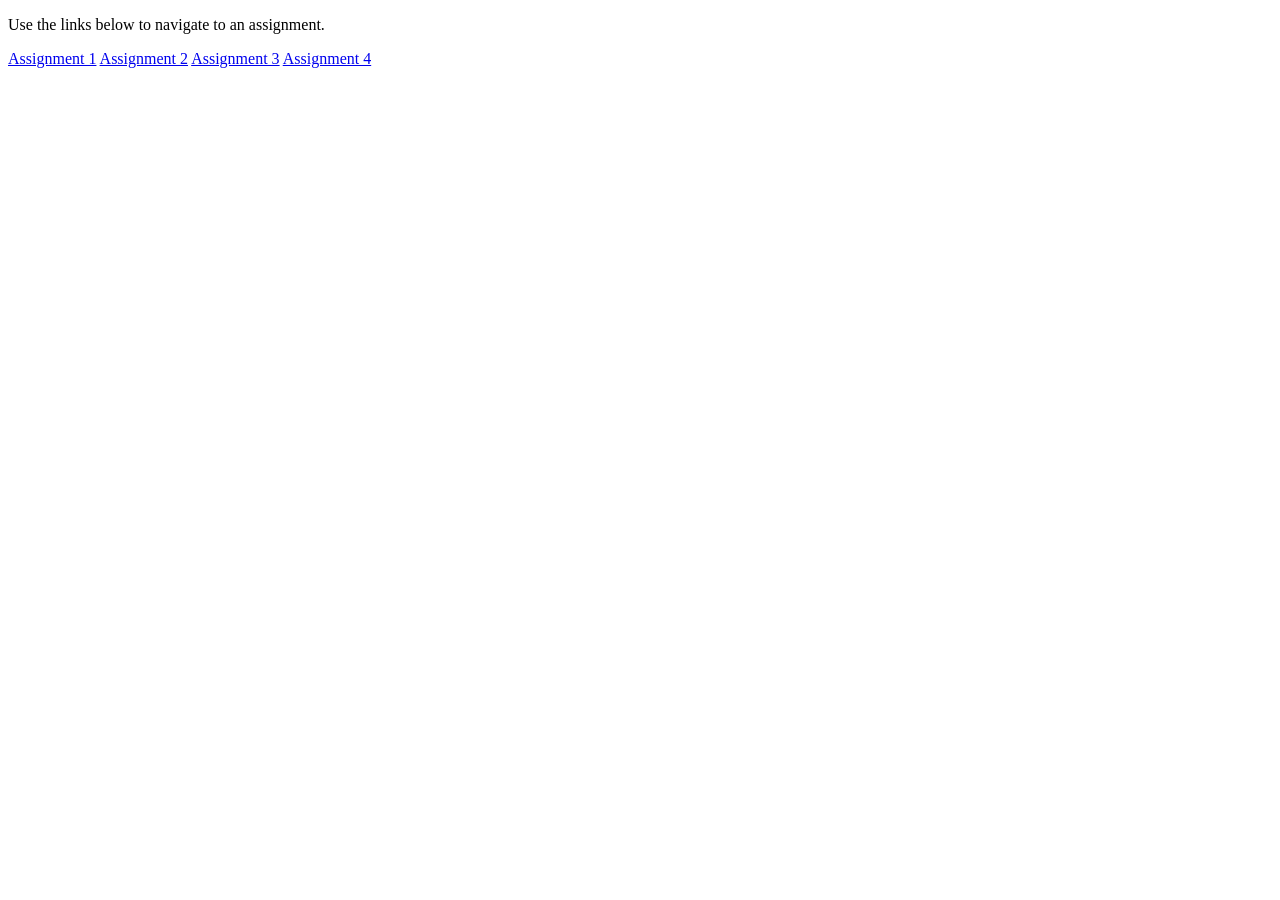
<file: index.html>
<!DOCTYPE html>
<html>
<head>
  <title>Home</title>
</head>
<body>

<p>Use the links below to navigate to an assignment.</p>
 <a href="Assignment-1/index.html">Assignment 1</a> 
 <a href="Assignment-2/index.html">Assignment 2</a> 
 <a href="Assignment-3/index.html">Assignment 3</a> 
 <a href="Assignment-4/index.html">Assignment 4</a> 

</body>
</html>
</file>
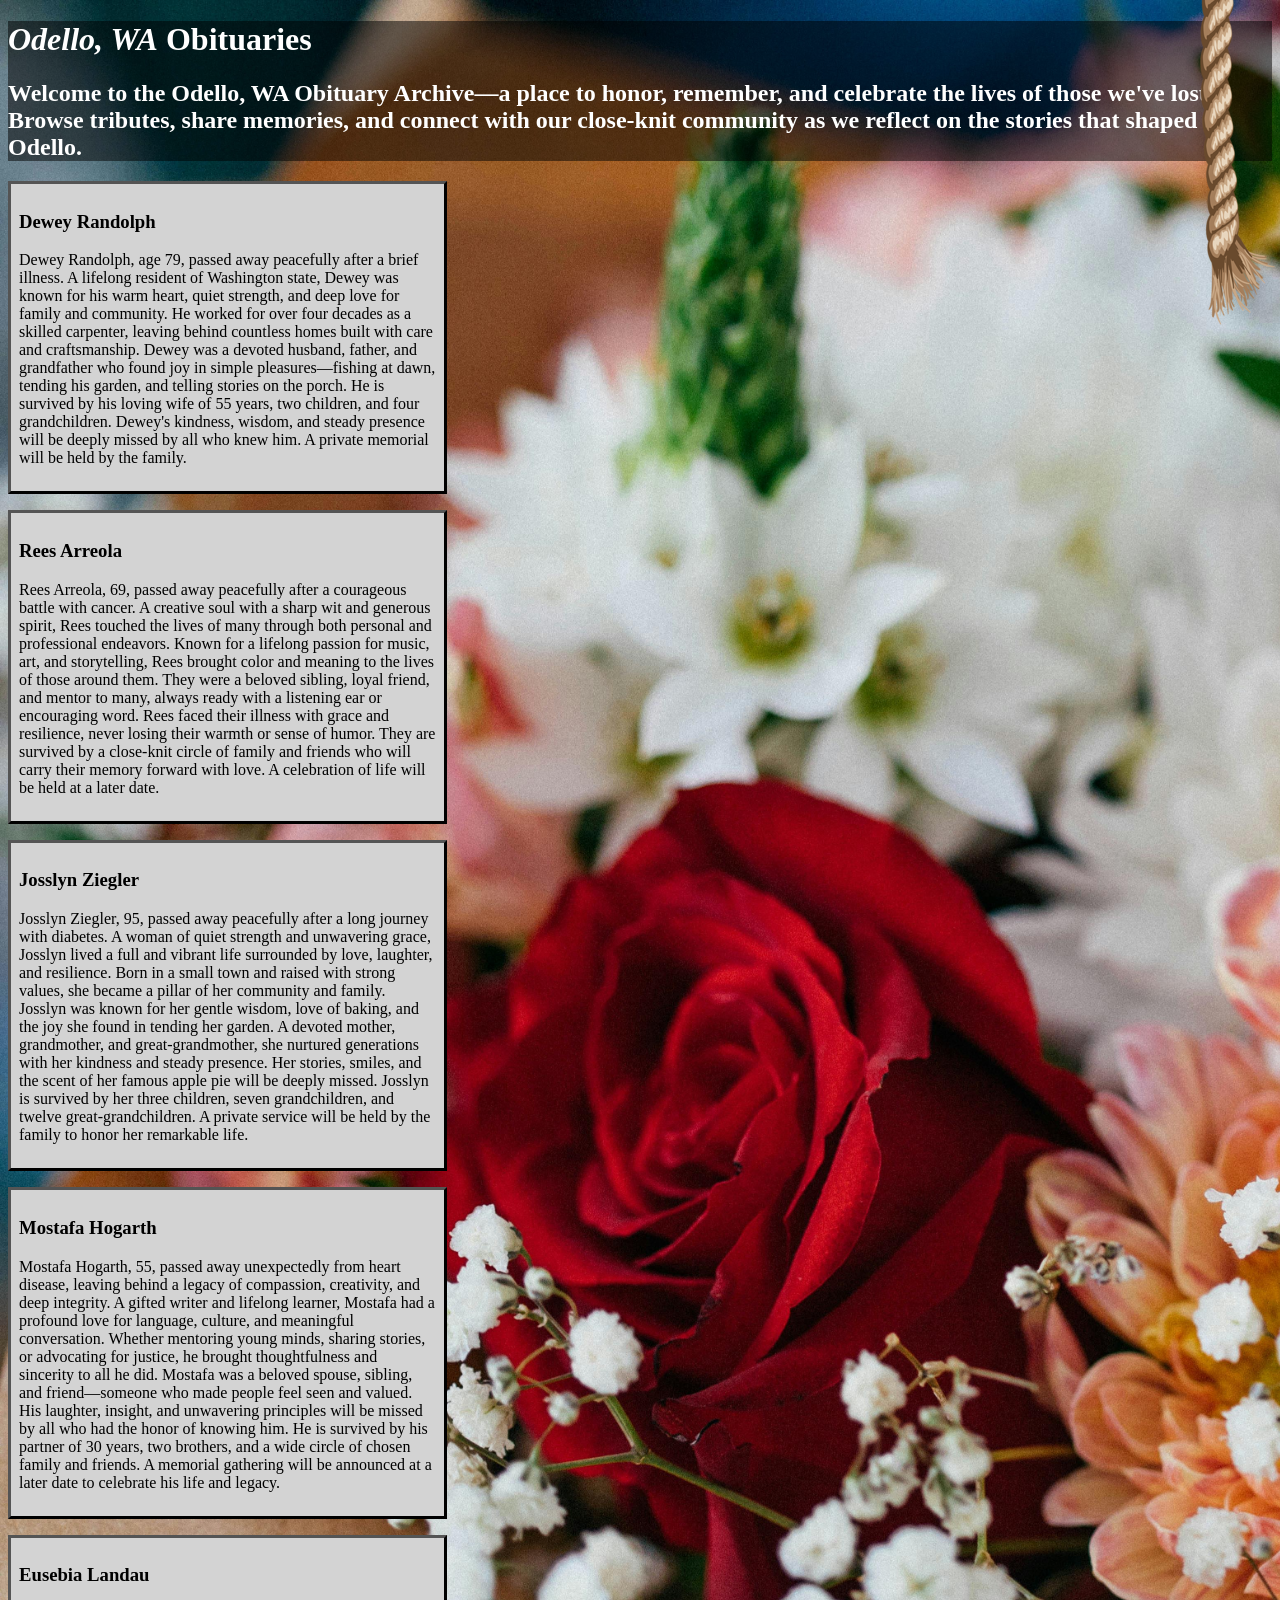
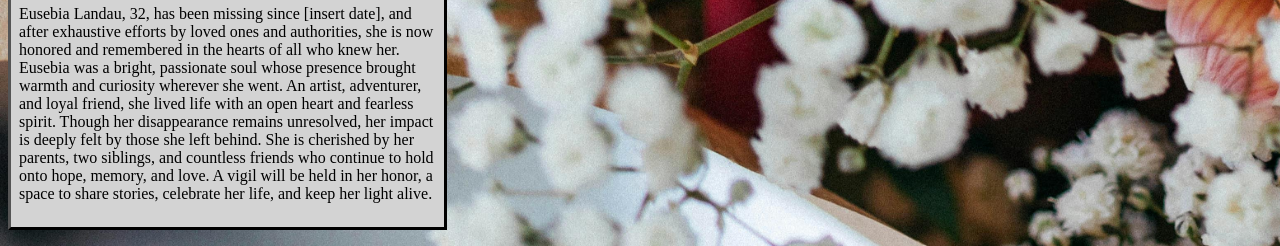
<file: Assignment-2/index.html>
<!DOCTYPE html>
<html lang="en">

<head>
    <meta charset="UTF-8">
    <meta name="viewport" content="width=device-width, initial-scale=1.0">
    <title>Odello, WA Obituaries</title>
    <link rel="stylesheet" href="css/style.css">
</head>

<body>

    <img id="curtain" src="images/curtains1.png" alt="" width="100%">


    <div id="top" class="vanish">
        <h1><i>Odello, WA</i> Obituaries</h1>
        <h2>Welcome to the Odello, WA Obituary Archive—a place to honor, remember, and celebrate the lives of those
            we've lost. Browse tributes, share memories, and connect with our close-knit community as we reflect on the
            stories that shaped Odello.</h2>
    </div>

    <img id="rope" src="images/Rope_PNG_Clipart-2.png" alt="" onclick="ropeOver(); curtainFall(); blockVanish()">

    <div class="entry vanish">
        <h3>Dewey Randolph</h3>
        <p>Dewey Randolph, age 79, passed away peacefully after a brief illness. A lifelong resident of Washington
            state, Dewey was known for his warm heart, quiet strength, and deep love for family and community. He worked
            for over four decades as a skilled carpenter, leaving behind countless homes built with care and
            craftsmanship. Dewey was a devoted husband, father, and grandfather who found joy in simple
            pleasures—fishing at dawn, tending his garden, and telling stories on the porch. He is survived by his
            loving wife of 55 years, two children, and four grandchildren. Dewey's kindness, wisdom, and steady presence
            will be deeply missed by all who knew him. A private memorial will be held by the family.</p>
    </div>
    <div class="entry vanish">
        <h3>Rees Arreola</h3>
        <p>Rees Arreola, 69, passed away peacefully after a courageous battle with cancer. A creative soul with a sharp
            wit and generous spirit, Rees touched the lives of many through both personal and professional endeavors.
            Known for a lifelong passion for music, art, and storytelling, Rees brought color and meaning to the lives
            of those around them. They were a beloved sibling, loyal friend, and mentor to many, always ready with a
            listening ear or encouraging word. Rees faced their illness with grace and resilience, never losing their
            warmth or sense of humor. They are survived by a close-knit circle of family and friends who will carry
            their memory forward with love. A celebration of life will be held at a later date.</p>
    </div>
    <div class="entry vanish">
        <h3>Josslyn Ziegler</h3>
        <p>Josslyn Ziegler, 95, passed away peacefully after a long journey with diabetes. A woman of quiet strength and
            unwavering grace, Josslyn lived a full and vibrant life surrounded by love, laughter, and resilience. Born
            in a small town and raised with strong values, she became a pillar of her community and family. Josslyn was
            known for her gentle wisdom, love of baking, and the joy she found in tending her garden. A devoted mother,
            grandmother, and great-grandmother, she nurtured generations with her kindness and steady presence. Her
            stories, smiles, and the scent of her famous apple pie will be deeply missed. Josslyn is survived by her
            three children, seven grandchildren, and twelve great-grandchildren. A private service will be held by the
            family to honor her remarkable life.</p>
    </div>
    <div class="entry vanish">
        <h3>Mostafa Hogarth</h3>
        <p>Mostafa Hogarth, 55, passed away unexpectedly from heart disease, leaving behind a legacy of compassion,
            creativity, and deep integrity. A gifted writer and lifelong learner, Mostafa had a profound love for
            language, culture, and meaningful conversation. Whether mentoring young minds, sharing stories, or
            advocating for justice, he brought thoughtfulness and sincerity to all he did. Mostafa was a beloved spouse,
            sibling, and friend—someone who made people feel seen and valued. His laughter, insight, and unwavering
            principles will be missed by all who had the honor of knowing him. He is survived by his partner of 30
            years, two brothers, and a wide circle of chosen family and friends. A memorial gathering will be announced
            at a later date to celebrate his life and legacy.</p>
    </div>
    <div class="entry vanish">
        <h3>Eusebia Landau</h3>
        <p>Eusebia Landau, 32, has been missing since [insert date], and after exhaustive efforts by loved ones and
            authorities, she is now honored and remembered in the hearts of all who knew her. Eusebia was a bright,
            passionate soul whose presence brought warmth and curiosity wherever she went. An artist, adventurer, and
            loyal friend, she lived life with an open heart and fearless spirit. Though her disappearance remains
            unresolved, her impact is deeply felt by those she left behind. She is cherished by her parents, two
            siblings, and countless friends who continue to hold onto hope, memory, and love. A vigil will be held in
            her honor, a space to share stories, celebrate her life, and keep her light alive.</p>
    </div>

    <div id="grave">
        <img id="headstone" src="images/headstone-png-10-665956952.png" alt="" width="250px" onclick="zombieHand()">
        <img id="hand" src="images/zombie_hand.png" alt="" width="100px">
        <img src="images/zombie.png" alt="" id="zombie" onclick="zombieClick()">
    </div>



    <audio class="mp3" id="curtain_mp3">
        <source src="audio/curtain.mp3" type="audio/mpeg">
    </audio>

    <audio class="mp3" id="howl">
        <source src="audio/howl.mp3" type="audio/mpeg">
    </audio>

    <audio class="mp3" id="earth1">
        <source src="audio/earth1.mp3" type="audio/mpeg">
    </audio>

    <audio class="mp3" id="dig">
        <source src="audio/dig.mp3" type="audio/mpeg">
    </audio>

    <audio class="mp3" id="growl_1">
        <source src="audio/zombie_growl1.mp3" type="audio/mpeg">
    </audio>

    <audio class="mp3" id="footsteps">
        <source src="audio/footsteps.mp3" type="audio/mpeg">
    </audio>

    <audio class="mp3" id="growl_2">
        <source src="audio/zombie_growl2.mp3" type="audio/mpeg">
    </audio>

    <script src="JS/rope.js"></script>
</body>

</html>
</file>
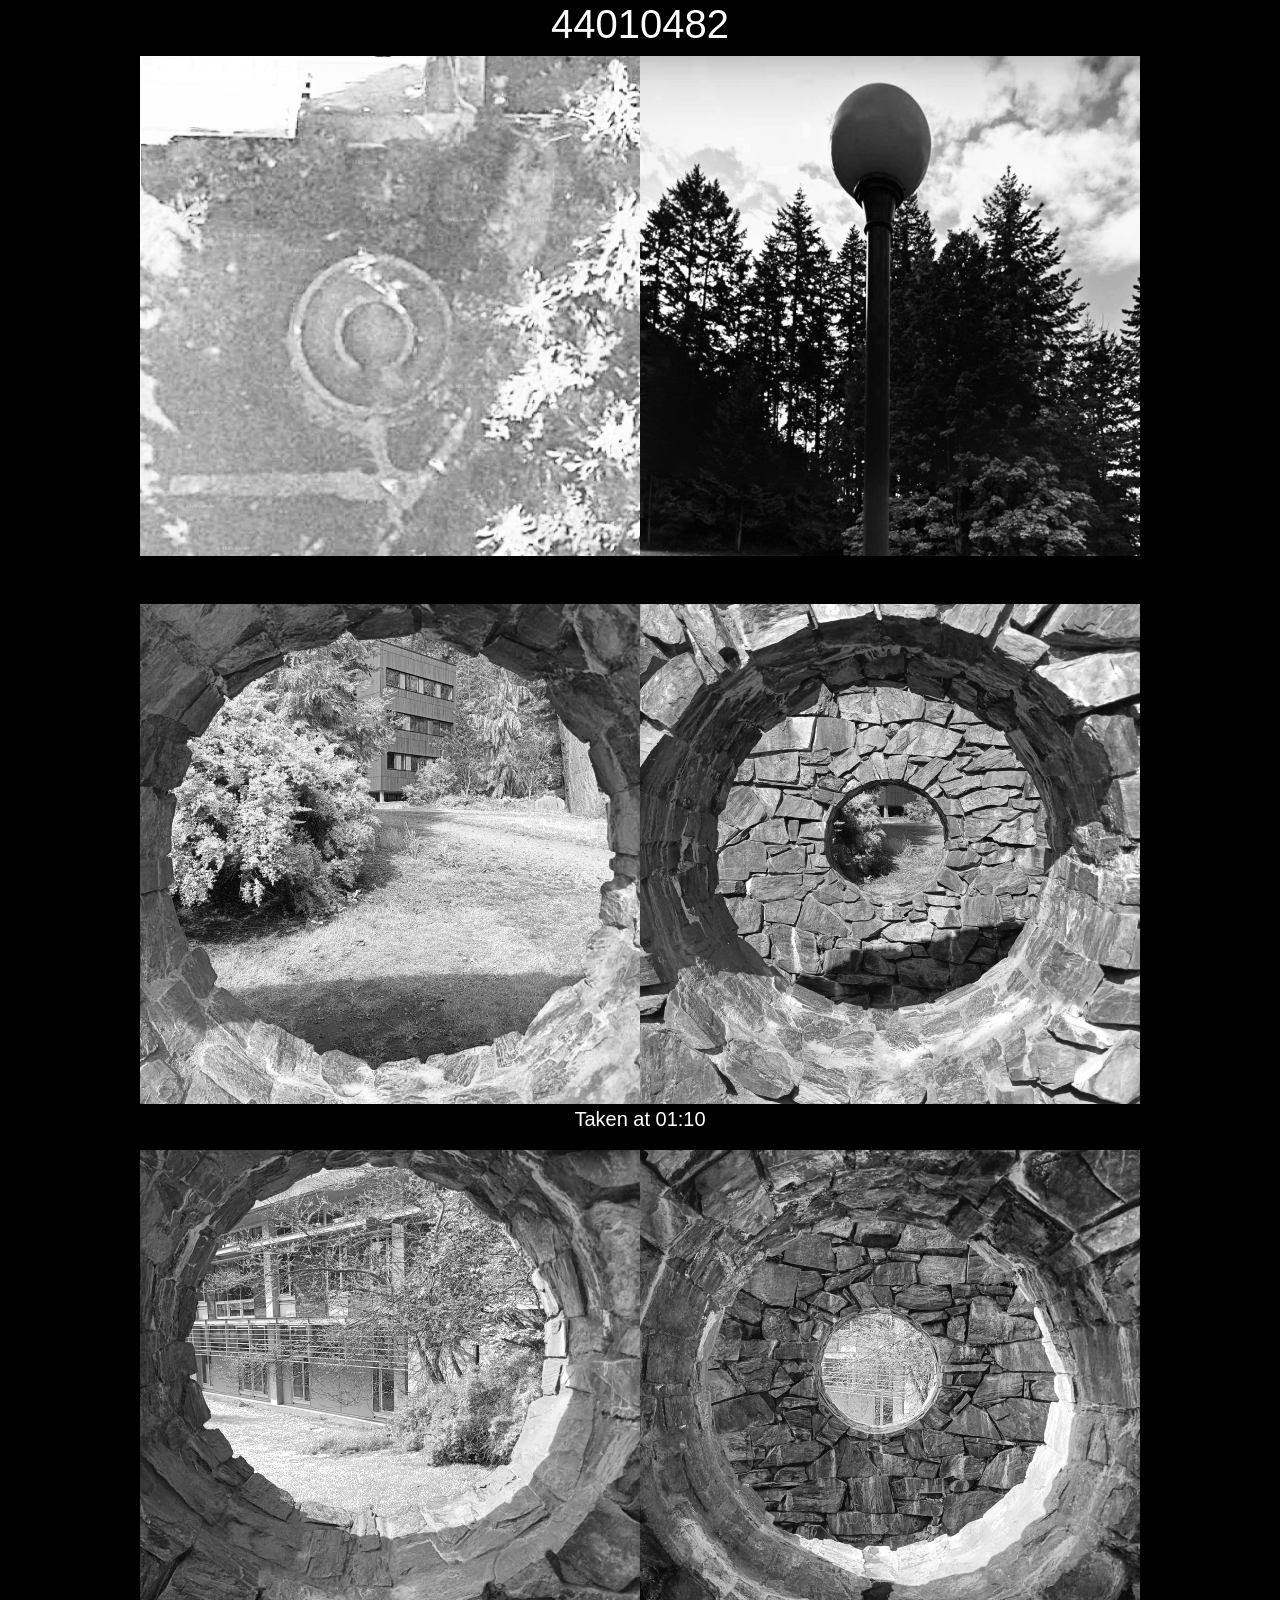
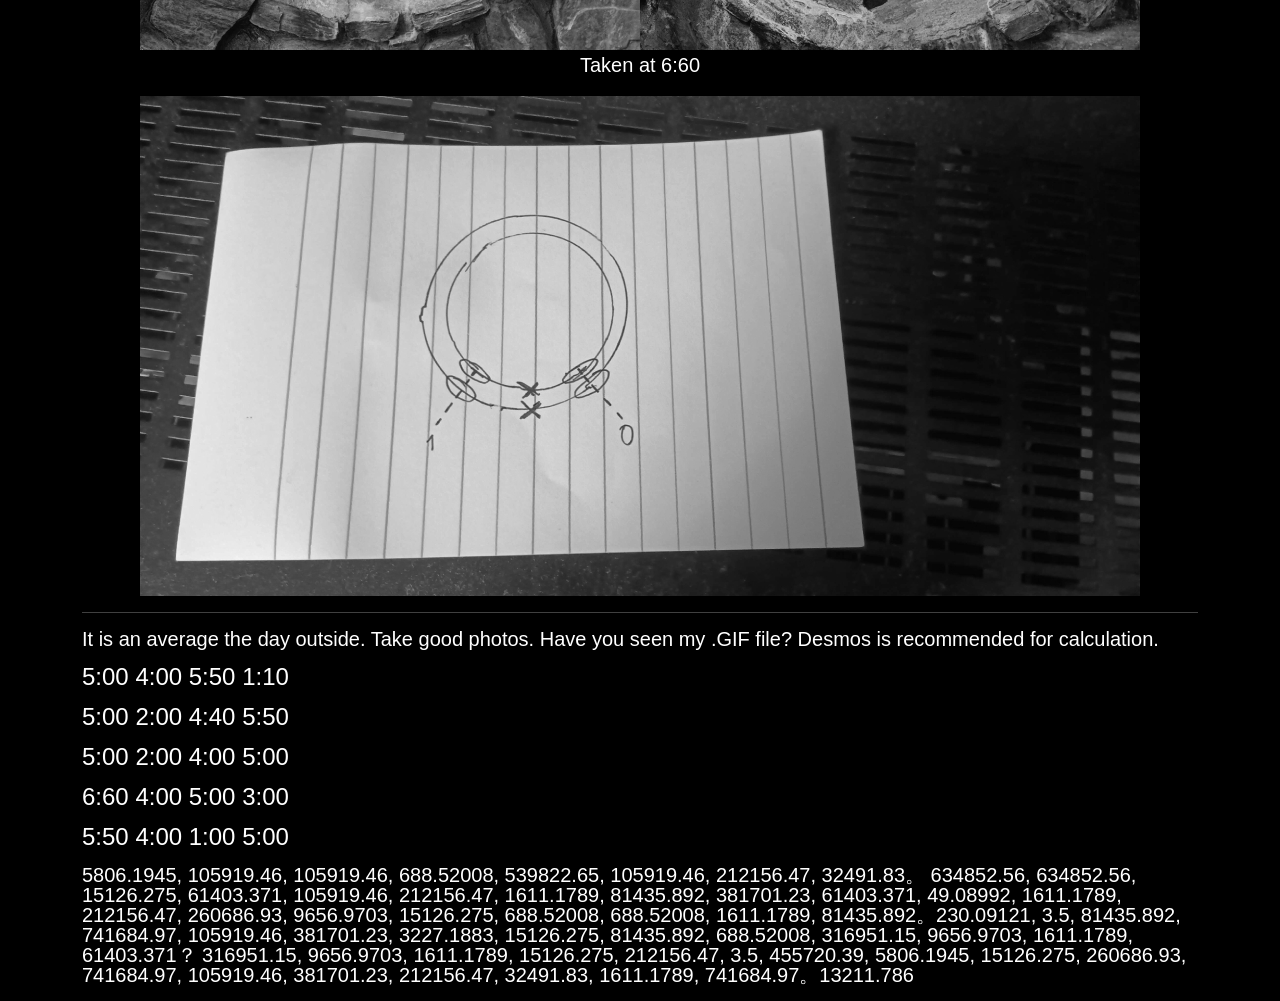
<file: Assignment-5/index.html>
<!DOCTYPE html>
<html lang="en">
<head>
    <meta charset="UTF-8">
    <meta name="viewport" content="width=device-width, initial-scale=1.0">
    <title>44010482</title>
    <link href="https://cdn.jsdelivr.net/npm/bootstrap@5.3.5/dist/css/bootstrap.min.css" rel="stylesheet" integrity="sha384-SgOJa3DmI69IUzQ2PVdRZhwQ+dy64/BUtbMJw1MZ8t5HZApcHrRKUc4W0kG879m7" crossorigin="anonymous">
    <!-- This is for JS. remove if you don't end up using JS -->
    <script src="https://cdn.jsdelivr.net/npm/bootstrap@5.3.5/dist/js/bootstrap.bundle.min.js" integrity="sha384-k6d4wzSIapyDyv1kpU366/PK5hCdSbCRGRCMv+eplOQJWyd1fbcAu9OCUj5zNLiq" crossorigin="anonymous"></script>
    <style>
        body {
            background-color: black;
            color: white;
            font-family: Arial, Helvetica, sans-serif;
        }
    </style>
</head>
<body>
    <div class="container">
        <div class="row text-xl-center">
            <h1>44010482</h1>
        </div>
        <div class="row gx-0">
            <div class="col text-xl-end">
                <img src="images/59934681.jpg" alt="" class="img-fluid">
            </div>
            <div class="col">
                <img src="images/24372546.jpg" alt="" class="img-fluid">
            </div>
        </div>
        <br>
        <br>
        <div class="row gx-0">
            <div class="col text-xl-end">
                <img src="images/97924599.jpg" alt="" class="img-fluid">
            </div>
            <div class="col">
                <img src="images/05160875.jpg" alt="" class="img-fluid">
            </div>
        </div>
        <div class="row text-center fs-5 ">
            <p>Taken at 01:10</p>
        </div>
        <div class="row gx-0">
            <div class="col text-xl-end">
                <img src="images/65971409.jpg" alt="" class="img-fluid">
            </div>
            <div class="col">
                <img src="images/13594988.jpg" alt="" class="img-fluid">
            </div>
        </div>
        <div class="row text-center fs-5">
            <p>Taken at 6:60</p>
        </div>
        <div class="row">
            <div class="col text-xl-center">
                <img src="images/80494784.jpg" alt="" class="img-fluid">
            </div>
        </div>
        <hr>
        <div class="lh-1">
            <div class="row fs-5">
                <p>It is an average the day outside. Take good photos. Have you seen my .GIF file? Desmos is recommended for calculation.</p>
            </div>
            <div class="row fs-4 gx-0">
                <p>5:00 4:00 5:50 1:10 </p>
            </div>
            <div class="row fs-4">
                <p>5:00 2:00 4:40 5:50  </p>
            </div>
            <div class="row fs-4">
                <p>5:00 2:00 4:00 5:00</p>
            </div>
            <div class="row fs-4">
                <p>6:60 4:00 5:00 3:00</p>
            </div>
            <div class="row fs-4">
                <p>5:50 4:00 1:00 5:00</p>
            </div>
            <div class="row fs-5">
                <p>5806.1945, 105919.46, 105919.46, 688.52008, 539822.65, 105919.46, 212156.47, 32491.83。 634852.56, 634852.56, 15126.275, 61403.371, 105919.46, 212156.47, 1611.1789, 81435.892, 381701.23, 61403.371, 49.08992, 1611.1789, 212156.47, 260686.93, 9656.9703, 15126.275, 688.52008, 688.52008, 1611.1789, 81435.892。230.09121, 3.5, 81435.892, 741684.97, 105919.46, 381701.23, 3227.1883, 15126.275, 81435.892, 688.52008, 316951.15, 9656.9703, 1611.1789, 61403.371？ 316951.15, 9656.9703, 1611.1789, 15126.275, 212156.47, 3.5, 455720.39, 5806.1945, 15126.275, 260686.93, 741684.97, 105919.46, 381701.23, 212156.47, 32491.83, 1611.1789, 741684.97。13211.786</p>
            </div>
        </div>
    </div>
</body>
</html>
</file>
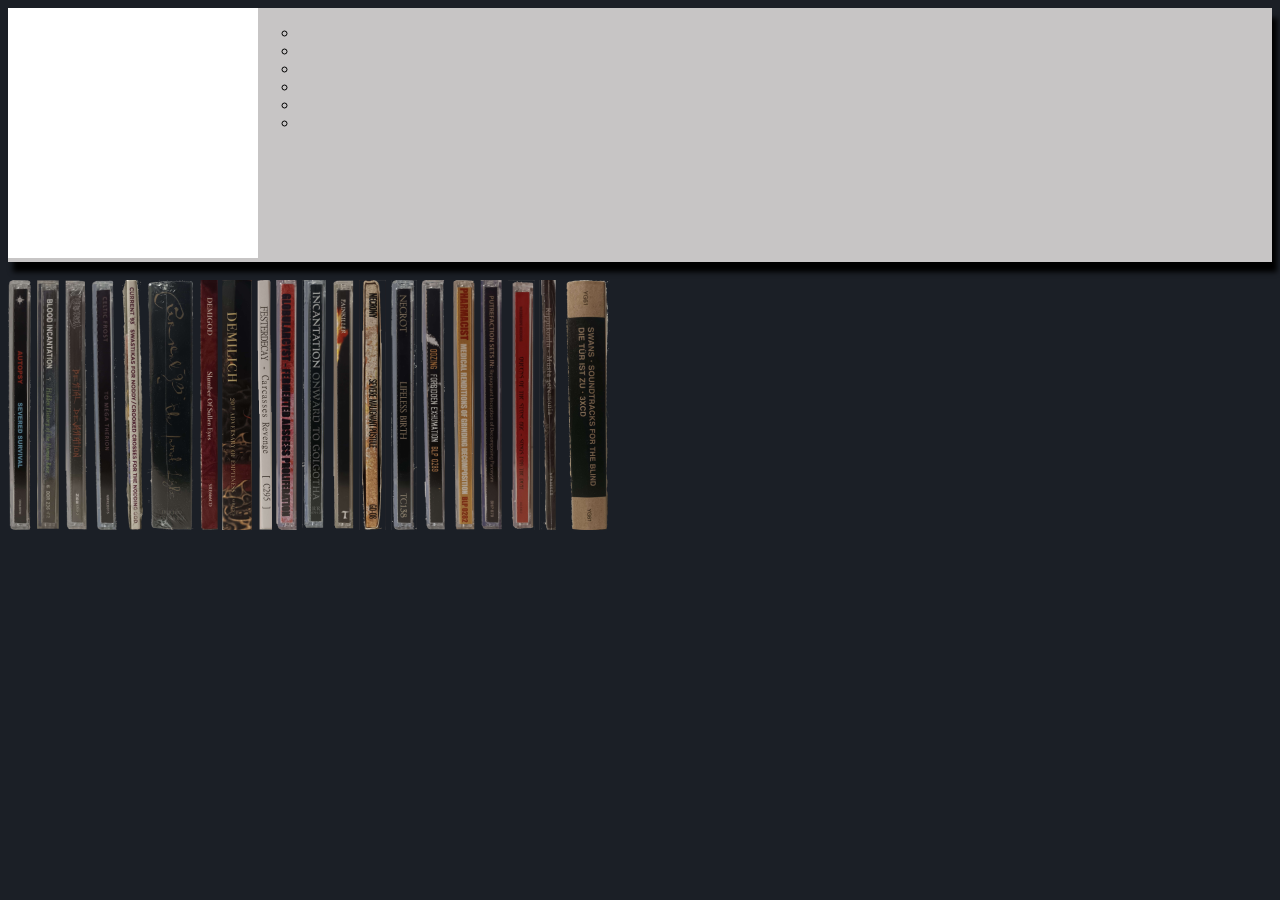
<file: Assignment-6/index.html>
<!DOCTYPE html>
<html lang="en">

<head>
    <meta charset="UTF-8">
    <meta name="viewport" content="width=device-width, initial-scale=1.0">
    <title>Seth's CD Shelf</title>
    <link rel="stylesheet" href="CSS/style.css">
    <link rel="icon" type="image/x-icon" href="images/favicon.ico">
</head>

<body>
    <div id="infoBox">
        <div><img src="images/placeholder.jpg" alt="" id="albumcover"></div>
        <div>
            <ul id="info">
                <li></li>
                <li></li>
                <li></li>
                <li></li>
                <li></li>
                <li></li>
            </ul>
        </div>
    </div>
    <br>
    <div id="shelf">
        <img src="images/autopsy.png" alt="" class="cd" onclick="openCD(0)">
        <img src="images/bloodinc.png" alt="" class="cd" onclick="openCD(1)">
        <img src="images/cavalera.png" alt="" class="cd" onclick="openCD(2)">
        <img src="images/cf.png" alt="" class="cd" onclick="openCD(3)">
        <img src="images/noddy.png" alt="" class="cd" onclick="openCD(4)">
        <img src="images/horsies.png" alt="" class="cd" onclick="openCD(5)">
        <img src="images/demigod.png" alt="" class="cd" onclick="openCD(6)">
        <img src="images/demilich.png" alt="" class="cd" onclick="openCD(7)">
        <img src="images/fester.png" alt="" class="cd" onclick="openCD(8)">
        <img src="images/glob.png" alt="" class="cd" onclick="openCD(9)">
        <img src="images/inc.png" alt="" class="cd" onclick="openCD(10)">
        <img src="images/pain.png" alt="" class="cd" onclick="openCD(11)">
        <img src="images/necrony.png" alt="" class="cd" onclick="openCD(12)">
        <img src="images/necrot.png" alt="" class="cd" onclick="openCD(13)">
        <img src="images/oozing.png" alt="" class="cd" onclick="openCD(14)">
        <img src="images/pharma.png" alt="" class="cd" onclick="openCD(15)">
        <img src="images/putre.png" alt="" class="cd" onclick="openCD(16)">
        <img src="images/queens.png" alt="" class="cd" onclick="openCD(17)">
        <img src="images/rip.png" alt="" class="cd" onclick="openCD(18)">
        <img src="images/swans3.png" alt="" class="cd" onclick="openCD(19)">
    </div>
    <script src="JS/script.js"></script>
</body>

</html>
</file>
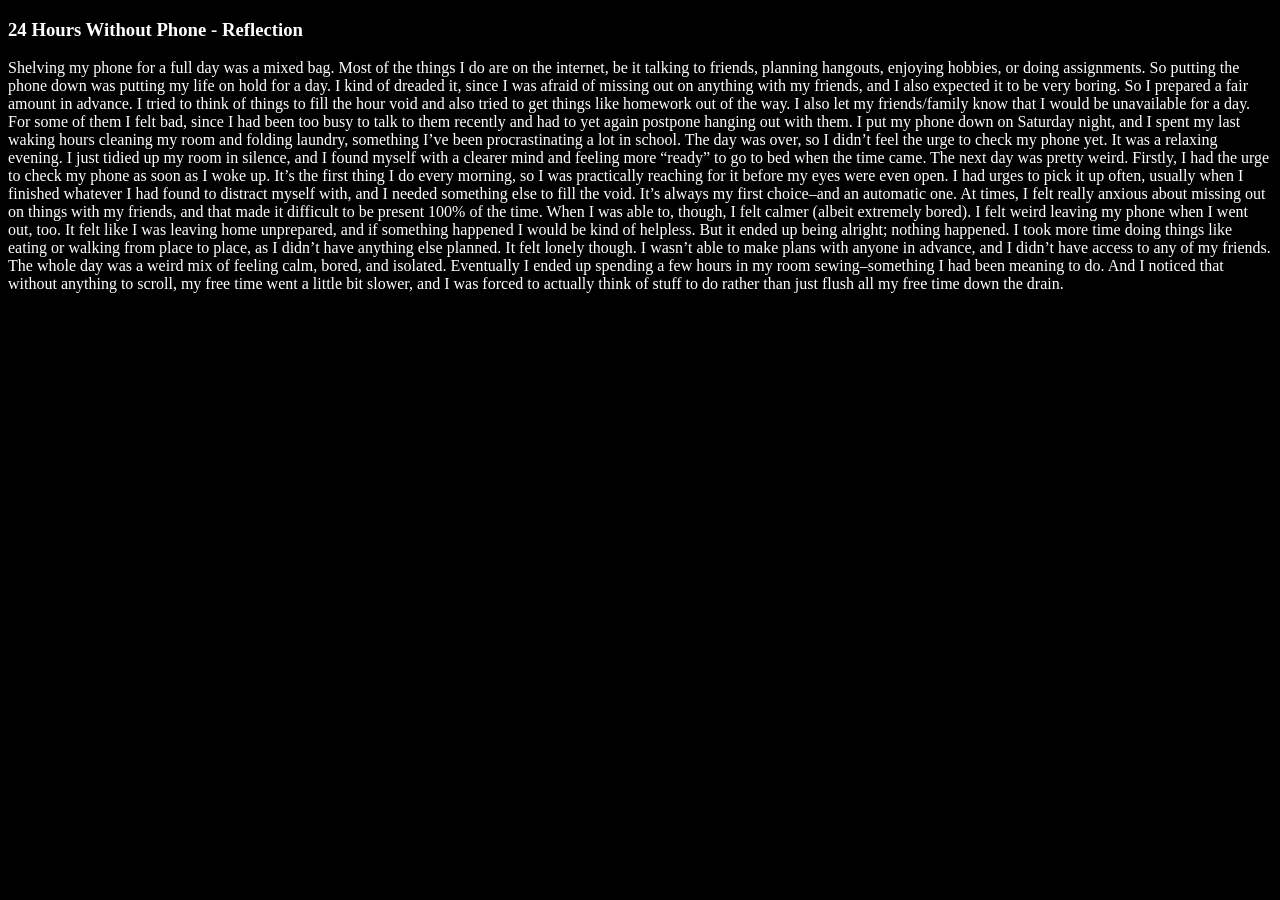
<file: Reflection/index.html>
<!DOCTYPE html>
<html lang="en">

<head>
    <meta charset="UTF-8">
    <meta name="viewport" content="width=device-width, initial-scale=1.0">
    <title>Reflection</title>
    <link rel="stylesheet" href="CSS/style.css">
</head>

<body>

<main>
<h3>24 Hours Without Phone - Reflection</h3>
<p>Shelving my phone for a full day was a mixed bag. Most of the things I do are on the internet, be it talking to friends, planning hangouts, enjoying hobbies, or doing assignments. So putting the phone down was putting my life on hold for a day. I kind of dreaded it, since I was afraid of missing out on anything with my friends, and I also expected it to be very boring. So I prepared a fair amount in advance. I tried to think of things to fill the hour void and also tried to get things like homework out of the way. I also let my friends/family know that I would be unavailable for a day. For some of them I felt bad, since I had been too busy to talk to them recently and had to yet again postpone hanging out with them. I put my phone down on Saturday night, and I spent my last waking hours cleaning my room and folding laundry, something I’ve been procrastinating a lot in school. The day was over, so I didn’t feel the urge to check my phone yet. It was a relaxing evening. I just tidied up my room in silence, and I found myself with a clearer mind and feeling more “ready” to go to bed when the time came. The next day was pretty weird. Firstly, I had the urge to check my phone as soon as I woke up. It’s the first thing I do every morning, so I was practically reaching for it before my eyes were even open. I had urges to pick it up often, usually when I finished whatever I had found to distract myself with, and I needed something else to fill the void. It’s always my first choice–and an automatic one. At times, I felt really anxious about missing out on things with my friends, and that made it difficult to be present 100% of the time. When I was able to, though, I felt calmer (albeit extremely bored). I felt weird leaving my phone when I went out, too. It felt like I was leaving home unprepared, and if something happened I would be kind of helpless. But it ended up being alright; nothing happened. I took more time doing things like eating or walking from place to place, as I didn’t have anything else planned. It felt lonely though. I wasn’t able to make plans with anyone in advance, and I didn’t have access to any of my friends. The whole day was a weird mix of feeling calm, bored, and isolated. Eventually I ended up spending a few hours in my room sewing–something I had been meaning to do. And I noticed that without anything to scroll, my free time went a little bit slower, and I was forced to actually think of stuff to do rather than just flush all my free time down the drain.</p>

</main>

</body>

</html>
</file>
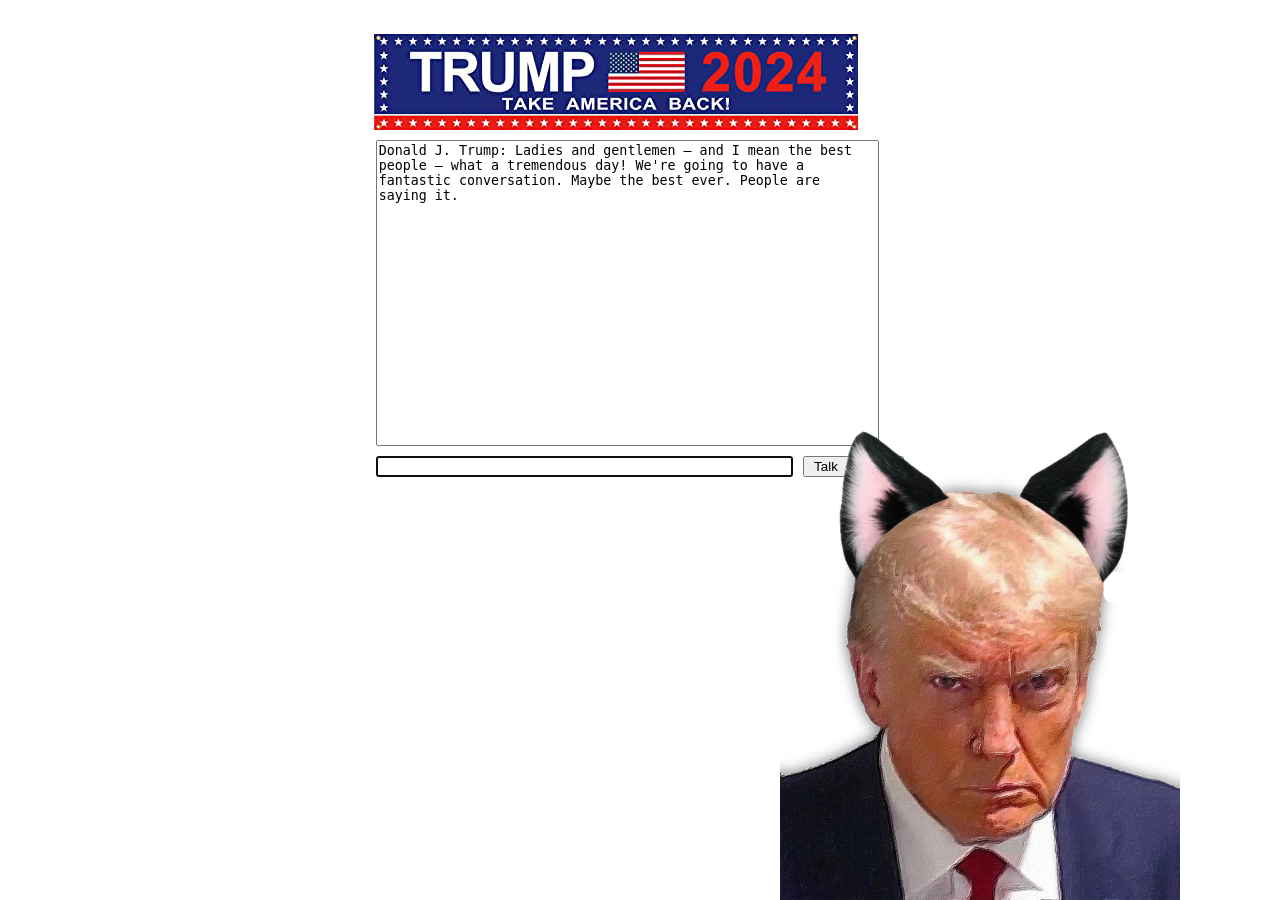
<file: Assignment-7/elizabot/index.html>
<HTML>
<HEAD>
	<TITLE>Donald J. Trump</TITLE>
  <link rel="shortcut icon" href="images/favicon.ico" type="image/x-icon">
  <link rel="stylesheet" href="CSS/style.css">
	<SCRIPT LANGUAGE="JavaScript" TYPE="text/javascript" SRC="elizabot.js"></SCRIPT>
	<SCRIPT LANGUAGE="JavaScript" TYPE="text/javascript" SRC="elizadata.js"></SCRIPT>
  <script src="JS/alert.js"></script>

<SCRIPT LANGUAGE="JavaScript" TYPE="text/javascript">
<!--

var eliza = new ElizaBot();
var elizaLines = new Array();

var displayCols = 60;
var displayRows = 20;

function elizaReset() {
	eliza.reset();
	elizaLines.length = 0;
	elizaStep();
}

function elizaStep() {
	var f = document.forms.e_form;
	var userinput = f.e_input.value;
	if (eliza.quit) {
		f.e_input.value = '';
		if (confirm("This session is over.\nStart over?")) elizaReset();
		f.e_input.focus();
		return;
	}
	else if (userinput != '') {
		var usr = 'YOU:   ' + userinput;
		var rpl ='Donald J. Trump: ' + eliza.transform(userinput);
		elizaLines.push(usr);
		elizaLines.push(rpl);
		// display nicely
		// (fit to textarea with last line free - reserved for extra line caused by word wrap)
		var temp  = new Array();
		var l = 0;
		for (var i=elizaLines.length-1; i>=0; i--) {
			l += 1 + Math.floor(elizaLines[i].length/displayCols);
			if (l >= displayRows) break
			else temp.push(elizaLines[i]);
		}
		elizaLines = temp.reverse();
		f.e_display.value = elizaLines.join('\n');
	}
	else if (elizaLines.length == 0) {
		// no input and no saved lines -> output initial
		var initial = 'Donald J. Trump: ' + eliza.getInitial();
		elizaLines.push(initial);
		f.e_display.value = initial + '\n';
	}
	f.e_input.value = '';
	f.e_input.focus();
}

//-->
</SCRIPT>
</HEAD>

<BODY TOPMARGIN="0" LEFTMARGIN="0" RIGHTMARGIN="0" BOTTOMMARGIN="0" MARGINHEIGHT="0" MARGINWIDTH="0" STYLE="border:0" onload="window.setTimeout('elizaReset()',100);chatNotice();"><A NAME="top"></A>

<CENTER>
<P>&nbsp;</P>
<img src="images/trump1.jpg" alt="" id="banner">
<TABLE BORDER="0" CELLSPACING="10" CELLPADDING="0">
<FORM NAME="e_form" onsubmit="elizaStep();return false">
<TR><TD COLSPAN="2"><TEXTAREA NAME="e_display" COLS="60" ROWS="20"></TEXTAREA></TD></TR>
<TR VALIGN="middle">
	<TD><INPUT TYPE="text" NAME="e_input" SIZE="50"></TD>
	<TD ALIGN="right"><INPUT TYPE="submit" VALUE="&nbsp;Talk&nbsp;"> <INPUT TYPE="reset" VALUE="Reset" onClick="window.setTimeout('elizaReset()',100)"></TD>
</TR>
</FORM>
</TABLE>
</CENTER>

<img src="images/trump2.png" alt="" id="trump" width="400px">

<!-- <P>&nbsp;</P>
<P ALIGN="center">For a comfortable terminal-like interface see the <A HREF="http://www.masswerk.at/elizabot/eliza.html">ELIZA-Terminal</A>.</P>
<P>&nbsp;</P>
<TABLE BORDER="0" CELLSPACING="12" CELLPADDDING="0">
<TR><TD COLSPAN="2">
ELIZA is a natural language conversation program described by Joseph Weizenbaum in January 1966 <A HREF="#ELIZA">[1]</A>.<BR>
It features the dialog between a human user and a computer program representing a mock Rogerian psychotherapist.<BR>
The original program was implemented on the IBM 7094 of the Project MAC time-sharing system at MIT and was written in MAD-SLIP.<BR><BR>
This is how Joseph Weizenbaum discussed his choice for a conversation model as it would be found in psychotherapist's session:
<BLOCKQUOTE>
At this writing, the only serious ELIZA scripts which exist are some which cause
ELIZA to respond roughly as would certain psychotherapists (Rogerians). ELIZA
performs best when its human correspondent is initially instructed to
&quot;talk&quot; to it, via the typewriter of course, just as one would to a
psychiatrist. This mode of conversation was chosen because the psychiatric
interview is one of the few examples of categorized dyadic natural language
communication in which one of the participating pair is free to assume the pose
of knowing almost nothing of the real world. If, for example, one were to tell a
psychiatrist &quot;I went for a long boat ride&quot; and he responded &quot;Tell
me about boats&quot;, one would not assume that he knew nothing about boats, but
that he had some purpose in so directing the subsequent conversation. It is
important to note that this assumption is one made by the speaker. Whether it is
realistic or not is an altogether separate question. In any case, it has a
crucial psychological utility in that it serves the speaker to maintain his
sense of being heard and understood. The speaker furher defends his impression
(which even in real life may be illusory) by attributing to his conversational
partner all sorts of background knowledge, insights and reasoning ability. But
again, these are the <em>speaker's</em> contribution to the conversation.
</BLOCKQUOTE>
For a conversation example given by Joseph Weizenbaum in his article see the <A HREF="eliza_test.html">Eliza Test</A> page.
</TD></TR>
<TR><TD COLSPAN="2">&nbsp;</TD></TR> -->



<!-- <TR><TD COLSPAN="2">
	<H3>About elizabot.js</H3>
	<P>&quot;elizabot.js&quot; is an object oriented JavaScript library for [multiple] instances of the Eliza program.</P>
	<PRE STYLE="line-height: 120%;">Synopsis:

         new ElizaBot( <I>&lt;random-choice-disable-flag&gt;</I> )
         ElizaBot.prototype.transform( <I>&lt;inputstring&gt;</I> )
         ElizaBot.prototype.getInitial()
         ElizaBot.prototype.getFinal()
         ElizaBot.prototype.reset()

Usage:

         var eliza = new ElizaBot();
         var initial = eliza.getInitial();
         var reply = eliza.transform(inputstring);
         if (eliza.quit) {
             <SPAN STYLE="color: #303030">// last user input was a quit phrase</SPAN>
         }

         <SPAN STYLE="color: #303030">// method `transform()' returns a final phrase in case of a quit phrase
         // but you can also get a final phrase with:</SPAN>
         var final = eliza.getFinal();

         <SPAN STYLE="color: #303030">// other methods: reset memory and internal state</SPAN>
         eliza.reset();

         <SPAN STYLE="color: #303030">// to set the internal memory size override property `memSize':</SPAN>
         eliza.memSize = 100; <SPAN STYLE="color: #303030">// (default: 20)</SPAN>

         <SPAN STYLE="color: #303030">// to reproduce the example conversation given by J. Weizenbaum
         // initialize with the optional random-choice-disable flag</SPAN>
         var originalEliza = new ElizaBot(true);

</PRE>
	<P>As ElizaBot is a totally self-contained object and instances use their own internal memory it's possible to have multiple instances of the ElizaBot object talking to each other.</P>
	<P>ElizaBot is also a general chatbot engine that can be supplied with any rule set.</P>

<PRE STYLE="line-height: 120%;">
Data Structures (cf: &quot;elizadata.js&quot;):

         elizaInitials ......... Array of initial phrases
         elizaFinals  .......... Array of final phrases
         elizaQuits ............ Array of quit phrases
         elizaPres ............. Array of alternating name value pairs for preprocessing
         elizaPosts ............ Array of alternating name value pairs for postprocessing
         elizaSynons ........... Object of words and their synonyms (as array)
         elizaPostTransforms ... regexp/replacement pairs to be performed as final cleanings
         elizaKeywords ......... Array of keywords with decompositions and reasemblies

         elizaKeywords elements are of:
       
         [&quot;&lt;key&gt;&quot;, &lt;rank&gt;,
           [
             [ <SPAN STYLE="color: #303030">// first decomposition pattern</SPAN>
               &quot;&lt;decomp&gt;&quot;,
               [&quot;&lt;reasmb&gt;&quot;, &quot;&lt;reasmb&gt;&quot;, &quot;&lt;reasmb&gt;&quot;]
             ],
             [ <SPAN STYLE="color: #303030">// second decomposition pattern</SPAN>
               &quot;&lt;decomp&gt;&quot;,
               [&quot;&lt;reasmb&gt;&quot;, &quot;&lt;reasmb&gt;&quot;, &quot;&lt;reasmb&gt;&quot;]
             ]
           ]
         ]

         keywords with higher rank take precedence.
         decompositions are matched in definition order.
         reasemblies are chosen by random or cycled through if the no-random flag ist set.
 
         the special keyword &quot;xnone&quot; holds the rules for default phrases (no match).
         
         decomposition and reasembly syntax follow the &quot;canonical&quot; form:

         decomposition:
           * ... any words (incl. none)
           $ ... (in first position) reassemble for memory only
           @synon ... substitute entry with synononym expression

         reassembly:
           (n) ... insert param of position n (first is &quot;1&quot;)
                   positions are any matchings of &quot;*&quot; or &quot;@synon&quot;

         pres, posts, synonyms, keywords, decompositions all in lower case.
         all definitions are optional but at least elizaKeywords should be supplied.
         if no keywords are found `transform()' returns the default string:
         &quot;I am at a loss for words.&quot;.

Note:   &quot;elizaPostTransforms&quot; is not a standard ELIZA feature and was included to provide
         a smoothing mechanism for any productions of a bot-to-bot conversation.

</PRE>
	<P>Data representations and syntax follow the &quot;canonical&quot; form.<BR>
	(Since all data is transformed to and matched as regular expressions, you could also use regexps in the keywords and decompositions. Do not use any &quot;*&quot; expressions in decomposition patterns as &quot;*&quot; will be transformed to a regexp-pattern itself.)<BR>
	The structure of &quot;elizaKeywords&quot; follows the internal data model as described by J. Weizenbaum in his article <A HREF="#ELIZA">[1]</A>.</P>
 
	<P>&nbsp;<BR>
	&quot;elizabot.js&quot; by &copy; Norbert Landsteiner 2005;<BR>
	mass:werk &#150; media environments &lt;<A HREF="http://www.masswerk.at/" TARGET="_blank">http://www.masswerk.at</A>&gt;.</P>
	<P>Distribution:<BR>
	&quot;elizabot.js&quot; is free software and provided &quot;as is&quot;.
	It is distributed in the hope that it will be useful,
    but without any warranty; without even the implied warranty of
    merchantability or fitness for a particular purpose.</P>
    <P>Compatibility:<BR>
    &quot;elizabot.js&quot; should be compatible to most browsers with support of RegExp (that is all standard browsers).<BR>
   (Version 1.1 doesn't require the support of lambda functions in RegExps any more.)</P>
	
</TD></TR>
<TR><TD COLSPAN="2">&nbsp;</TD></TR>
<TR><TD COLSPAN="2"><B>Download</B>: <A HREF="elizabot.zip">elizabot.zip</A> &nbsp;<SMALL>(ZIP file, 15 KB incl. documentation)</SMALL></TD></TR>
<TR><TD COLSPAN="2">&nbsp;</TD></TR>
<TR><TD COLSPAN="2">References:</TD></TR>
<TR VALIGN="top">
<TD><A NAME="ELIZA"></A>[1]</TD>
<TD>
    Weizenbaum, Joseph &quot;ELIZA &#150; A Computer Program For the Study of Natural Language
    Communication Between Man and Machine&quot;<BR>
    in: Communications of the ACM; Volume 9 , Issue 1 (January 1966): p 36-45.
</TD>
</TR>
<TR><TD COLSPAN="2">&nbsp;</TD></TR>
<TR><TD COLSPAN="2"><SMALL>&gt; <A HREF="#top">top of page</A></SMALL></TD></TR>
<TR><TD COLSPAN="2">&nbsp;</TD></TR>
<TR><TD COLSPAN="2" STYLE="font-family: arial,helvetica,sans-serif; font-size: 12px;">N. Landsteiner 2005; &lt;<A HREF="http://www.masswerk.at/" TARGET="_blank">http://www.masswerk.at</A>&gt;</SMALL></TD></TR>
<TR><TD COLSPAN="2">&nbsp;</TD></TR>
</TABLE> -->

</BODY>
</HTML>
</file>
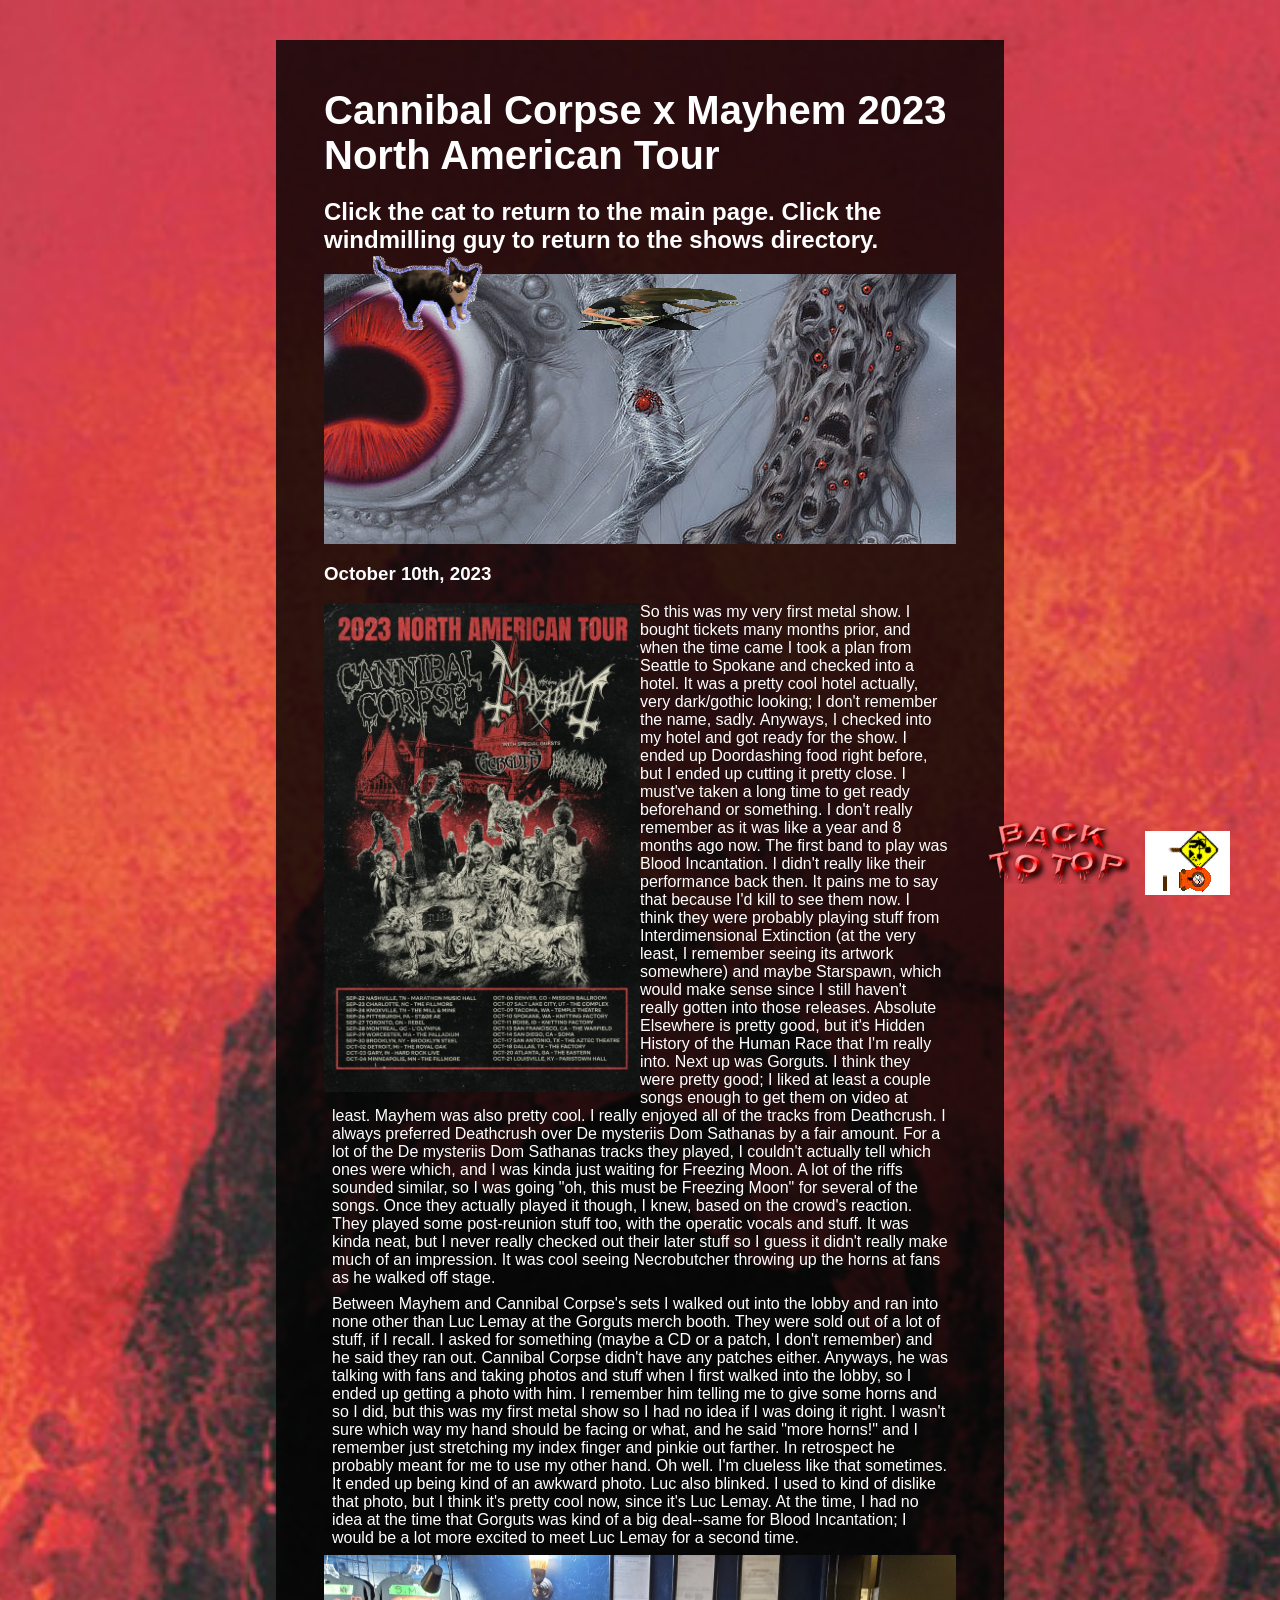
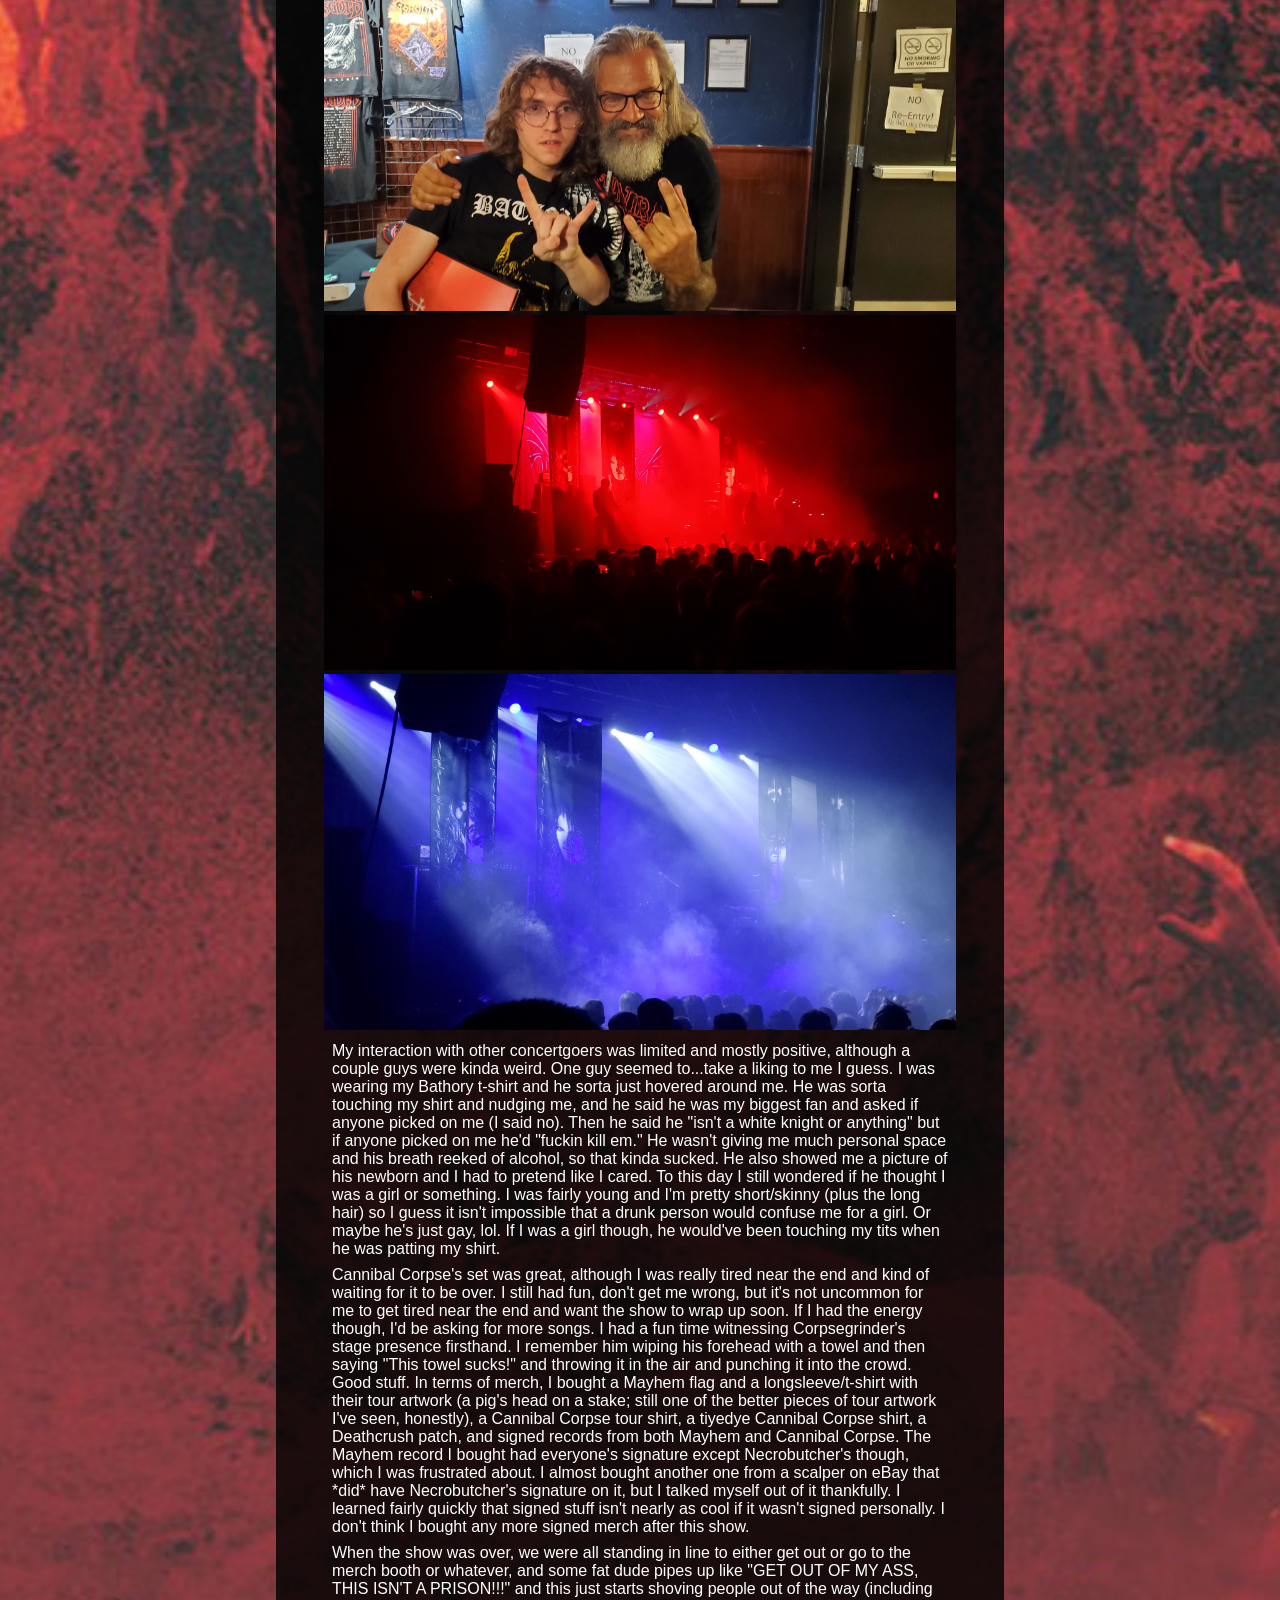
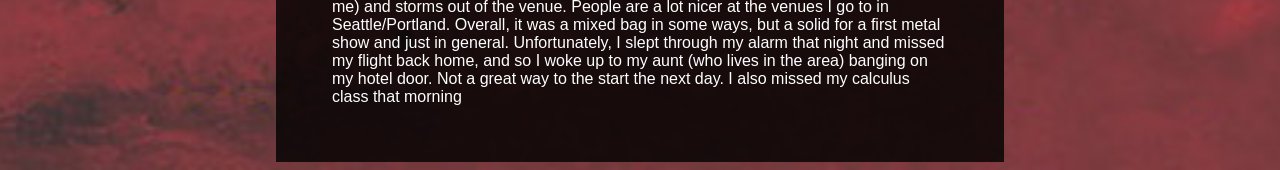
<file: Assignment-1/show1.html>
<!DOCTYPE html>
<html lang="en">

<head>
    <meta charset="UTF-8">
    <meta name="viewport" content="width=device-width, initial-scale=1.0">
    <title>Shows</title>
    <link rel="stylesheet" href="css/style.css">
</head>

<body>

    <div id="top"></div>

    <div id="wrapper">
        <h1>Cannibal Corpse x Mayhem 2023 North American Tour</h1>
        <h2>Click the cat to return to the main page. Click the windmilling guy to return to the shows directory.</h2>
        <nav>
            <ul>
                <li><a href="index.html"><img src="images/homecat.gif" alt=""></a></li>
                <li><a href="shows.html"><img src="images/windmill.gif" width="250px" alt=""></a></li>
            </ul>
        </nav>
        <main>     
            <h3>October 10th, 2023</h3>

            <img src="images/show1.jpg" alt="" class="left" width="50%">
            <p>So this was my very first metal show. I bought tickets many months prior, and when the time came I took a plan from Seattle to Spokane and checked into a hotel. It was a pretty cool hotel actually, very dark/gothic looking; I don't remember the name, sadly. Anyways, I checked into my hotel and got ready for the show. I ended up Doordashing food right before, but I ended up cutting it pretty close. I must've taken a long time to get ready beforehand or something. I don't really remember as it was like a year and 8 months ago now. The first band to play was Blood Incantation. I didn't really like their performance back then. It pains me to say that because I'd kill to see them now. I think they were probably playing stuff from Interdimensional Extinction (at the very least, I remember seeing its artwork somewhere) and maybe Starspawn, which would make sense since I still haven't really gotten into those releases. Absolute Elsewhere is pretty good, but it's Hidden History of the Human Race that I'm really into. Next up was Gorguts. I think they were pretty good; I liked at least a couple songs enough to get them on video at least. Mayhem was also pretty cool. I really enjoyed all of the tracks from Deathcrush. I always preferred Deathcrush over De mysteriis Dom Sathanas by a fair amount. For a lot of the De mysteriis Dom Sathanas tracks they played, I couldn't actually tell which ones were which, and I was kinda just waiting for Freezing Moon. A lot of the riffs sounded similar, so I was going "oh, this must be Freezing Moon" for several of the songs. Once they actually played it though, I knew, based on the crowd's reaction. They played some post-reunion stuff too, with the operatic vocals and stuff. It was kinda neat, but I never really checked out their later stuff so I guess it didn't really make much of an impression. It was cool seeing Necrobutcher throwing up the horns at fans as he walked off stage.</p>
            <p>Between Mayhem and Cannibal Corpse's sets I walked out into the lobby and ran into none other than Luc Lemay at the Gorguts merch booth. They were sold out of a lot of stuff, if I recall. I asked for something (maybe a CD or a patch, I don't remember) and he said they ran out. Cannibal Corpse didn't have any patches either. Anyways, he was talking with fans and taking photos and stuff when I first walked into the lobby, so I ended up getting a photo with him. I remember him telling me to give some horns and so I did, but this was my first metal show so I had no idea if I was doing it right. I wasn't sure which way my hand should be facing or what, and he said "more horns!" and I remember just stretching my index finger and pinkie out farther. In retrospect he probably meant for me to use my other hand. Oh well. I'm clueless like that sometimes. It ended up being kind of an awkward photo. Luc also blinked. I used to kind of dislike that photo, but I think it's pretty cool now, since it's Luc Lemay. At the time, I had no idea at the time that Gorguts was kind of a big deal--same for Blood Incantation; I would be a lot more excited to meet Luc Lemay for a second time.
            </p>
            <img src="images/luc.jpg" alt="" class="big_img">
            <img src="images/mhm1.jpg" alt="" class="big_img">
            <img src="images/mhm2.jpg" alt="" class="big_img">

              <p>My interaction with other concertgoers was limited and mostly positive, although a couple guys were kinda weird. One guy seemed to...take a liking to me I guess. I was wearing my Bathory t-shirt and he sorta just hovered around me. He was sorta touching my shirt and nudging me, and he said he was my biggest fan and asked if anyone picked on me (I said no). Then he said he "isn't a white knight or anything" but if anyone picked on me he'd "fuckin kill em." He wasn't giving me much personal space and his breath reeked of alcohol, so that kinda sucked. He also showed me a picture of his newborn and I had to pretend like I cared. To this day I still wondered if he thought I was a girl or something. I was fairly young and I'm pretty short/skinny (plus the long hair) so I guess it isn't impossible that a drunk person would confuse me for a girl. Or maybe he's just gay, lol. If I was a girl though, he would've been touching my tits when he was patting my shirt. </p>
              <p>Cannibal Corpse's set was great, although I was really tired near the end and kind of waiting for it to be over. I still had fun, don't get me wrong, but it's not uncommon for me to get tired near the end and want the show to wrap up soon. If I had the energy though, I'd be asking for more songs. I had a fun time witnessing Corpsegrinder's stage presence firsthand. I remember him wiping his forehead with a towel and then saying "This towel sucks!" and throwing it in the air and punching it into the crowd. Good stuff. In terms of merch, I bought a Mayhem flag and a longsleeve/t-shirt with their tour artwork (a pig's head on a stake; still one of the better pieces of tour artwork I've seen, honestly), a Cannibal Corpse tour shirt, a tiyedye Cannibal Corpse shirt, a Deathcrush patch, and signed records from both Mayhem and Cannibal Corpse. The Mayhem record I bought had everyone's signature except Necrobutcher's though, which I was frustrated about. I almost bought another one from a scalper on eBay that *did* have Necrobutcher's signature on it, but I talked myself out of it thankfully. I learned fairly quickly that signed stuff isn't nearly as cool if it wasn't signed personally. I don't think I bought any more signed merch after this show. </p>
              <p>When the show was over, we were all standing in line to either get out or go to the merch booth or whatever, and some fat dude pipes up like "GET OUT OF MY ASS, THIS ISN'T A PRISON!!!" and this just starts shoving people out of the way (including me) and storms out of the venue. People are a lot nicer at the venues I go to in Seattle/Portland. Overall, it was a mixed bag in some ways, but a solid for a first metal show and just in general. Unfortunately, I slept through my alarm that night and missed my flight back home, and so I woke up to my aunt (who lives in the area) banging on my hotel door. Not a great way to the start the next day. I also missed my calculus class that morning</p>
              </div>

              

            

        </main>
        <footer></footer>
    </div>

    <div id="button">
        <a href="#top"><img src="images/top.png" alt="" id="topimg"></a>
    </div>

    <div id="kenny">
        <img src="images/kenny.gif" alt="">
    </div>

</body>

</html>
</file>
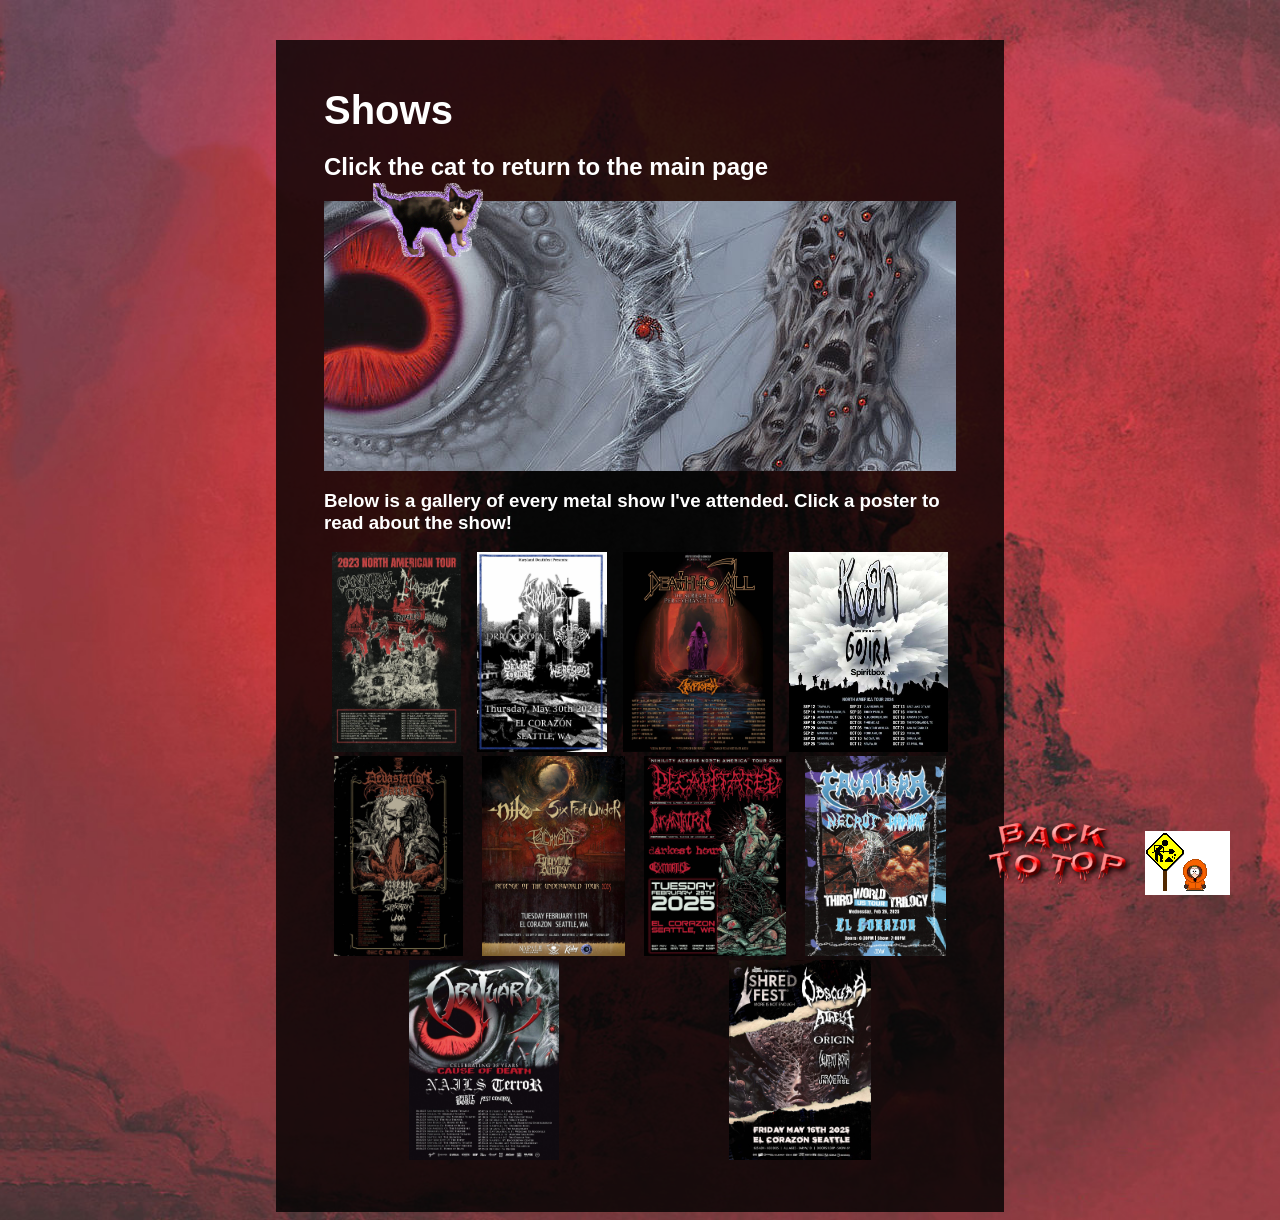
<file: Assignment-1/shows.html>
<!DOCTYPE html>
<html lang="en">

<head>
    <meta charset="UTF-8">
    <meta name="viewport" content="width=device-width, initial-scale=1.0">
    <title>Shows</title>
    <link rel="stylesheet" href="css/style.css">
</head>

<body>

    <div id="top"></div>

    <div id="wrapper">
        <h1>Shows</h1>
        <h2>Click the cat to return to the main page</h2>
        <nav>
            <ul>
                <li><a href="index.html"><img src="images/homecat.gif" alt=""></a></li>
            </ul>
        </nav>
        <main>     
            <h3>Below is a gallery of every metal show I've attended. Click a poster to read about the show!</h3>

            <div id="showflex">
                <a href="show1.html"><img src="images/show1.jpg" alt="" class="show"></a>
                <a href=""><img src="images/show2.jpg" alt="" class="show"></a>
                <a href=""><img src="images/show3.jpg" alt="" class="show"></a>
                <a href=""><img src="images/show4.jpg" alt="" class="show"></a>
                <a href=""><img src="images/show5.jpg" alt="" class="show"></a>
                <a href=""><img src="images/show6.jpg" alt="" class="show"></a>
                <a href=""><img src="images/show7.jpg" alt="" class="show"></a>
                <a href=""><img src="images/show8.jpg" alt="" class="show"></a>
                <a href=""><img src="images/show9.jpg" alt="" class="show"></a>
                <a href=""><img src="images/show10.jpg" alt="" class="show"></a>
            </div>

        </main>
        <footer></footer>
    </div>

    <div id="button">
        <a href="#top"><img src="images/top.png" alt="" id="topimg"></a>
    </div>

    <div id="kenny">
        <img src="images/kenny.gif" alt="">
    </div>

</body>

</html>
</file>
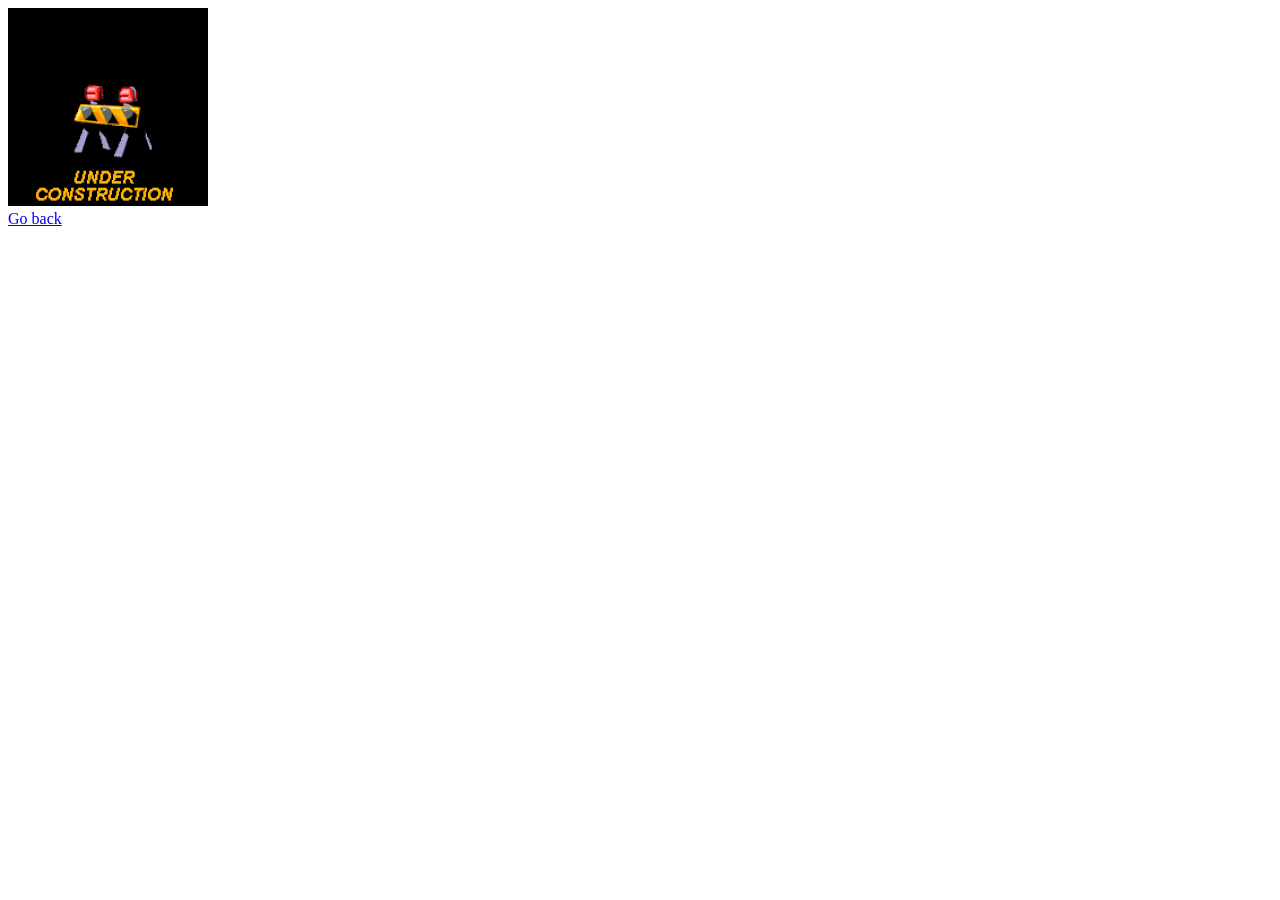
<file: Assignment-1/vest.html>
<!DOCTYPE html>
<html lang="en">
<head>
    <meta charset="UTF-8">
    <meta name="viewport" content="width=device-width, initial-scale=1.0">
    <title>Vest</title>
</head>
<body>
    <img src="images/const.gif" alt="">
    <br>
    <a href="index.html">Go back</a>
</body>
</html>
</file>
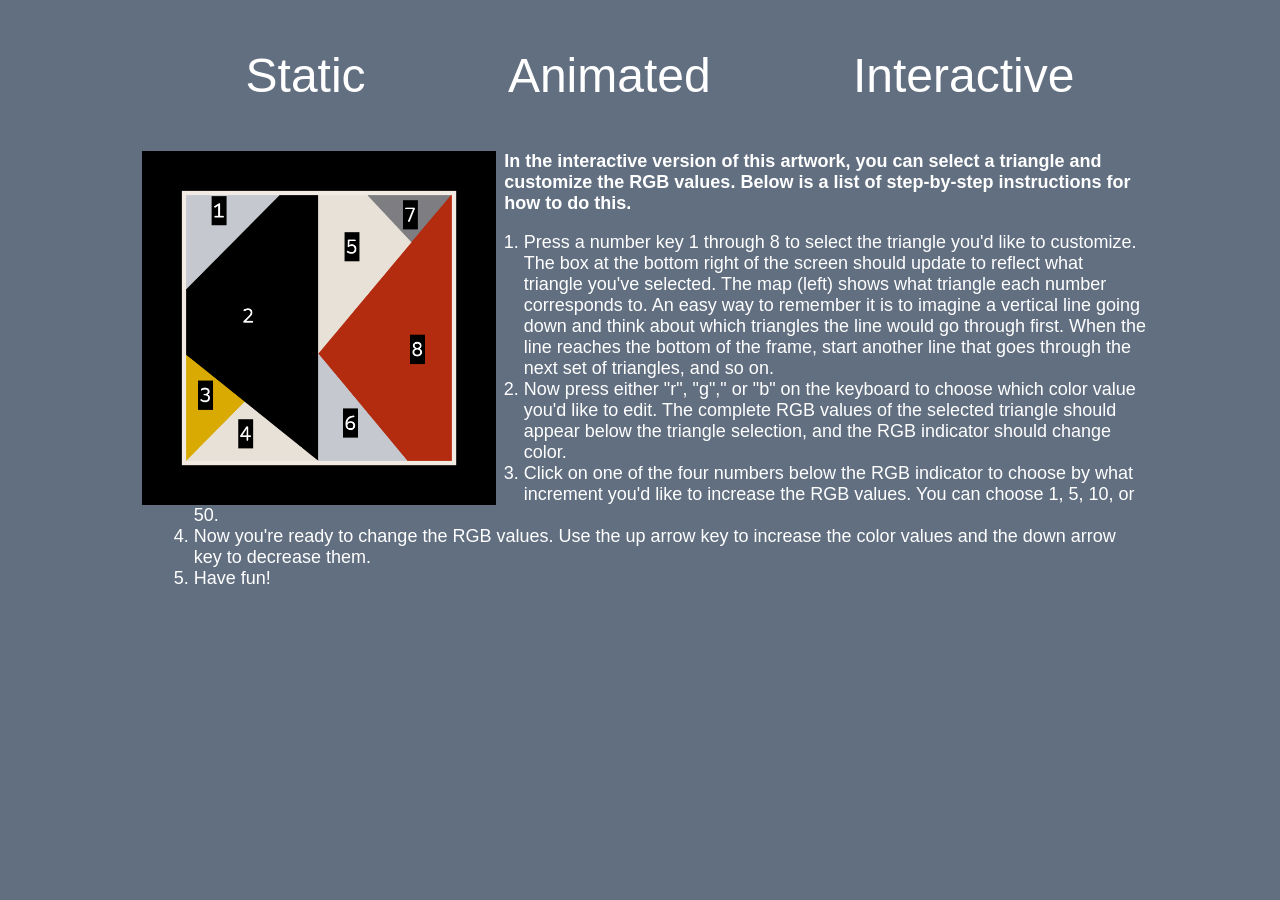
<file: Assignment-3/guide.html>
<!DOCTYPE html>
<html lang="en">
<head>
    <meta charset="UTF-8">
    <meta name="viewport" content="width=device-width, initial-scale=1.0">
    <title>Guide | P5.JS Painting</title>
    <link rel="stylesheet" href="CSS/style.css">
    <link rel="icon" type="image/x-icon" href="https://red-velvet-corridor396.github.io/CSCI-202-2/Assignment-3/images/favicon.ico">
</head>
<body>
    <div id="wrapper">
        <nav>
            <ul>
                <li><a href="index.html">Static</a></li>
                <li><a href="animated.html">Animated</a></li>
                <li><a href="interactive.html">Interactive</a></li>
            </ul>
        </nav>
        <main>
            <img src="images/map.jpg" alt="" class="img left">
            <p class="guidetext bold">In the interactive version of this artwork, you can select a triangle and customize the RGB values. Below is a list of step-by-step instructions for how to do this.</p>
            <ol class="guidetext">
                <li>Press a number key 1 through 8 to select the triangle you'd like to customize. The box at the bottom right of the screen should update to reflect what triangle you've selected. The map (left) shows what triangle each number corresponds to. An easy way to remember it is to imagine a vertical line going down and think about which triangles the line would go through first. When the line reaches the bottom of the frame, start another line that goes through the next set of triangles, and so on.</li>
                <li>Now press either "r", "g"," or "b" on the keyboard to choose which color value you'd like to edit. The complete RGB values of the selected triangle should appear below the triangle selection, and the RGB indicator should change color.</li>
                <li>Click on one of the four numbers below the RGB indicator to choose by what increment you'd like to increase the RGB values. You can choose 1, 5, 10, or 50.</li>
                <li>Now you're ready to change the RGB values. Use the up arrow key to increase the color values and the down arrow key to decrease them.</li>
                <li>Have fun!</li>
            </ol>
        </main>

    </div>
</body>
</html>
</file>
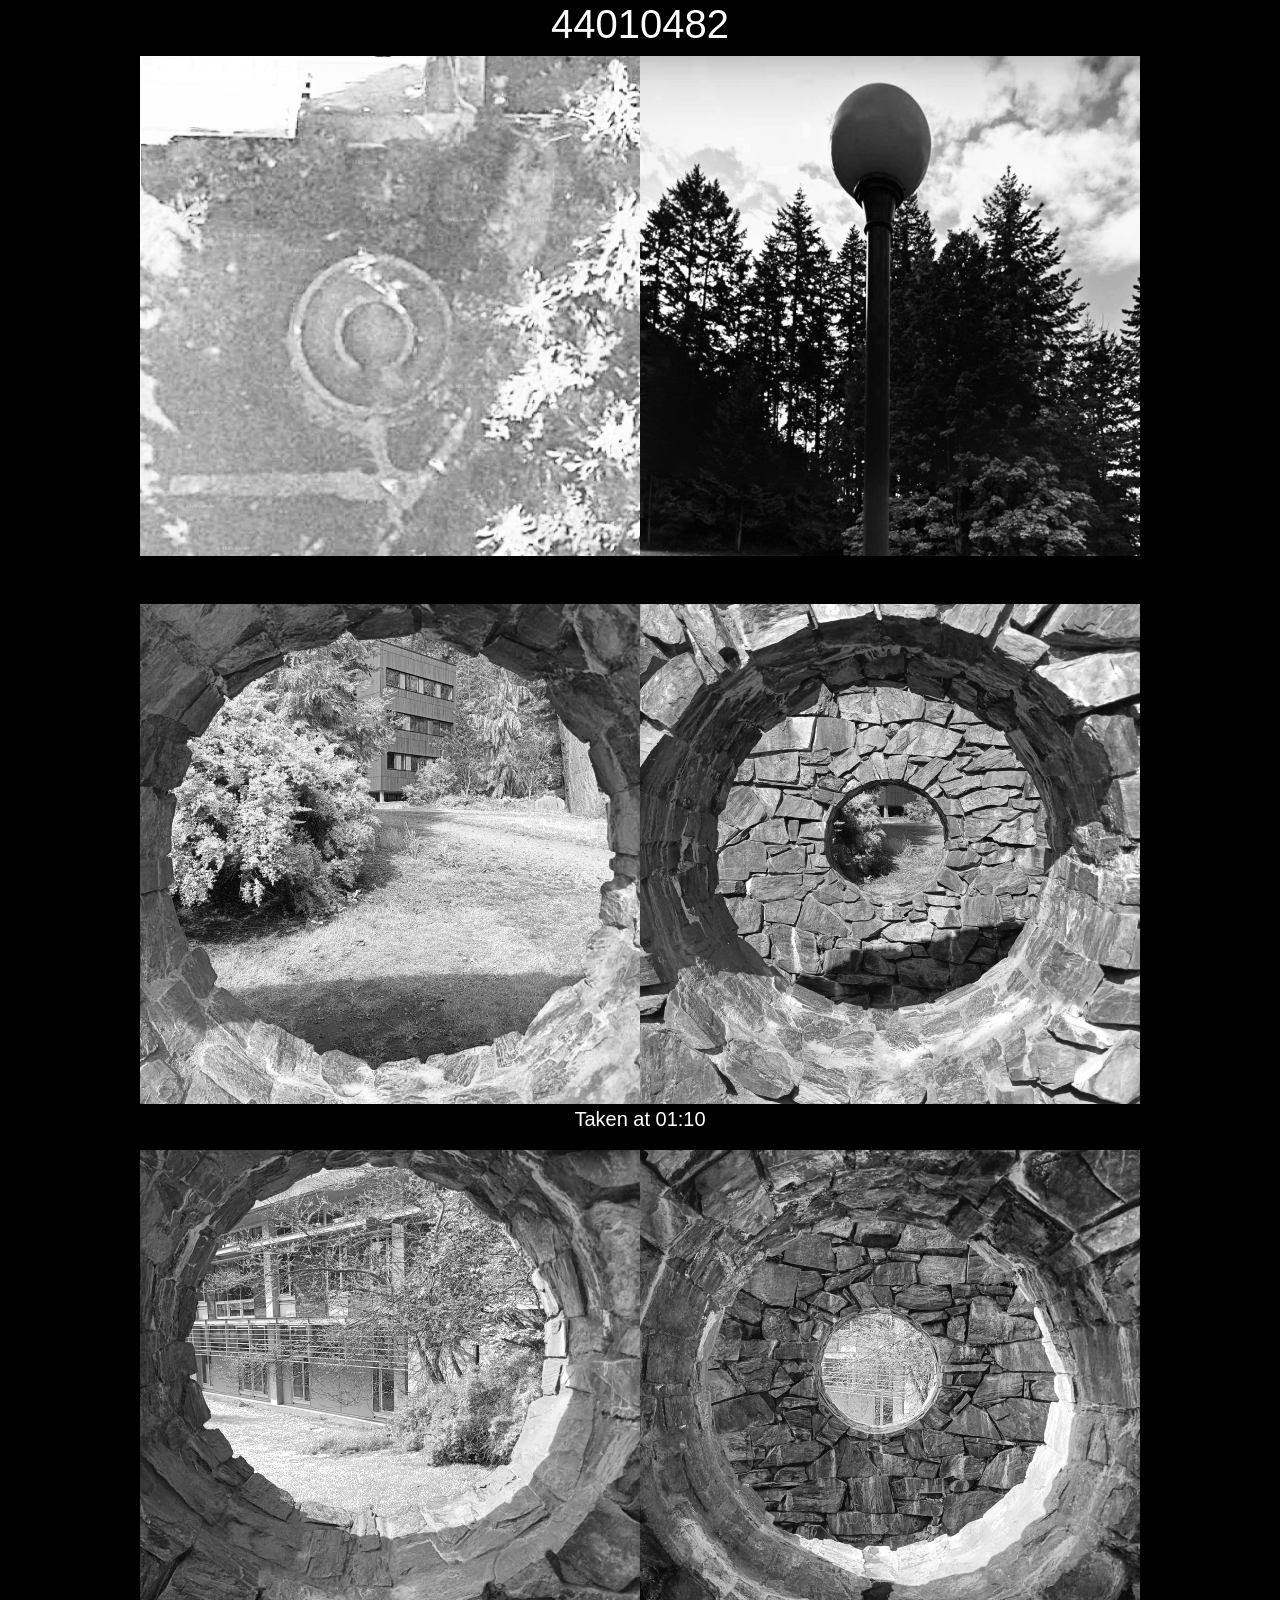
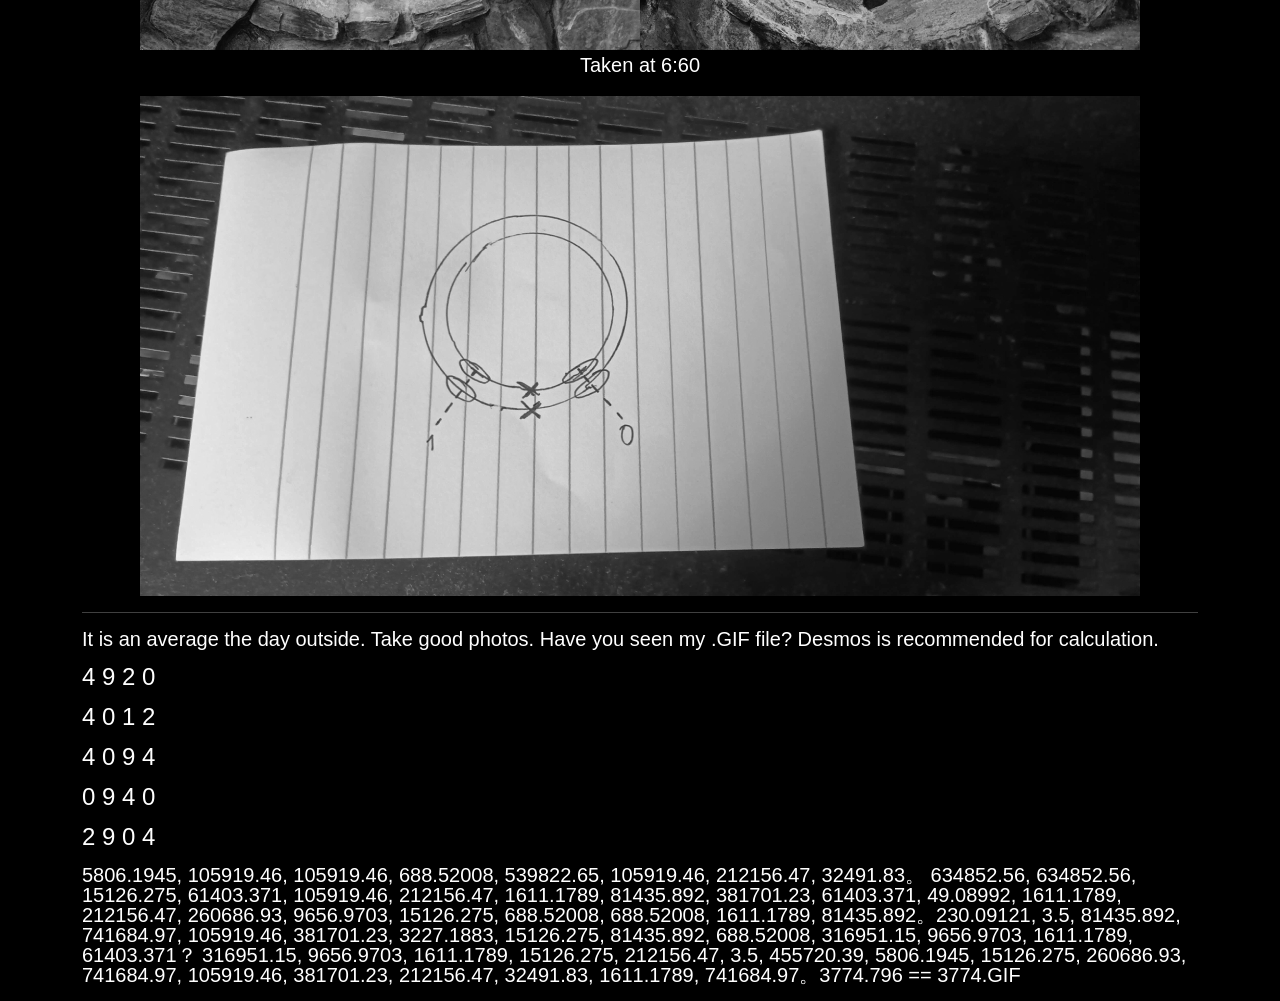
<file: Assignment-5/index2.html>
<!DOCTYPE html>
<html lang="en">
<head>
    <meta charset="UTF-8">
    <meta name="viewport" content="width=device-width, initial-scale=1.0">
    <title>44010482</title>
    <link href="https://cdn.jsdelivr.net/npm/bootstrap@5.3.5/dist/css/bootstrap.min.css" rel="stylesheet" integrity="sha384-SgOJa3DmI69IUzQ2PVdRZhwQ+dy64/BUtbMJw1MZ8t5HZApcHrRKUc4W0kG879m7" crossorigin="anonymous">
    <!-- This is for JS. remove if you don't end up using JS -->
    <script src="https://cdn.jsdelivr.net/npm/bootstrap@5.3.5/dist/js/bootstrap.bundle.min.js" integrity="sha384-k6d4wzSIapyDyv1kpU366/PK5hCdSbCRGRCMv+eplOQJWyd1fbcAu9OCUj5zNLiq" crossorigin="anonymous"></script>
    <style>
        body {
            background-color: black;
            color: white;
            font-family: Arial, Helvetica, sans-serif;
        }
    </style>
</head>
<body>
    <div class="container">
        <div class="row text-xl-center">
            <h1>44010482</h1>
        </div>
        <div class="row gx-0">
            <div class="col text-xl-end">
                <img src="images/59934681.jpg" alt="" class="img-fluid">
            </div>
            <div class="col">
                <img src="images/24372546.jpg" alt="" class="img-fluid">
            </div>
        </div>
        <br>
        <br>
        <div class="row gx-0">
            <div class="col text-xl-end">
                <img src="images/97924599.jpg" alt="" class="img-fluid">
            </div>
            <div class="col">
                <img src="images/05160875.jpg" alt="" class="img-fluid">
            </div>
        </div>
        <div class="row text-center fs-5 ">
            <p>Taken at 01:10</p>
        </div>
        <div class="row gx-0">
            <div class="col text-xl-end">
                <img src="images/65971409.jpg" alt="" class="img-fluid">
            </div>
            <div class="col">
                <img src="images/13594988.jpg" alt="" class="img-fluid">
            </div>
        </div>
        <div class="row text-center fs-5">
            <p>Taken at 6:60</p>
        </div>
        <div class="row">
            <div class="col text-xl-center">
                <img src="images/80494784.jpg" alt="" class="img-fluid">
            </div>
        </div>
        <hr>
        <div class="lh-1">
            <div class="row fs-5">
                <p>It is an average the day outside. Take good photos. Have you seen my .GIF file? Desmos is recommended for calculation.</p>
            </div>
            <div class="row fs-4 gx-0">
                <p>4 9 2 0</p>
            </div>
            <div class="row fs-4">
                <p>4 0 1 2  </p>
            </div>
            <div class="row fs-4">
                <p>4 0 9 4</p>
            </div>
            <div class="row fs-4">
                <p>0 9 4 0</p>
            </div>
            <div class="row fs-4">
                <p>2 9 0 4</p>
            </div>
            <div class="row fs-5">
                <p>5806.1945, 105919.46, 105919.46, 688.52008, 539822.65, 105919.46, 212156.47, 32491.83。 634852.56, 634852.56, 15126.275, 61403.371, 105919.46, 212156.47, 1611.1789, 81435.892, 381701.23, 61403.371, 49.08992, 1611.1789, 212156.47, 260686.93, 9656.9703, 15126.275, 688.52008, 688.52008, 1611.1789, 81435.892。230.09121, 3.5, 81435.892, 741684.97, 105919.46, 381701.23, 3227.1883, 15126.275, 81435.892, 688.52008, 316951.15, 9656.9703, 1611.1789, 61403.371？ 316951.15, 9656.9703, 1611.1789, 15126.275, 212156.47, 3.5, 455720.39, 5806.1945, 15126.275, 260686.93, 741684.97, 105919.46, 381701.23, 212156.47, 32491.83, 1611.1789, 741684.97。3774.796 == 3774.GIF</p>
            </div>
        </div>
    </div>
</body>
</html>
</file>
<file: Assignment-2/css/style.css>
.entry {
    background-color: lightgray;
    border-color: black;
    border-style: outset;
    padding: 0.5em;
    margin-bottom: 1em;
    width: 33%;
    height: 10%;
    z-index: 1;
    position: relative;
}

#top {
    background-color: rgba(0, 0, 0, 0.5);
    color: white;
    margin: 0px;
    padding: 0px;
    position: relative;
}

body {
    background-image: url(../images/pexels-valeriya-1484657.jpg);
    background-repeat: no-repeat;
    background-size: cover;
}

#rope {
    z-index: 1;
    position: fixed;
    right: 0;
    top: -200px;
}

#curtain {
    position: absolute;
    top: 0;
    display: none;
}

#grave {
    position: fixed;
    bottom: 0;
    right: 200px;
    display: none;
}

#hand {
    position: absolute;
    right: 70px;
    top: 300px;
    /* 110px for hand above ground, 300px for below*/
    /* display: none; */
}

#headstone {
    position: relative;
    top: 8px;
}

#zombie {
    position: absolute;
    right: 10px;
    top: 300px;
    /* negative values move zombie up */
    /* -240px above ground*/
    /* 300px below ground */
}
</file>
<file: Assignment-6/CSS/style.css>
body {
    background-color: #1b1f26;
    color: black;
    font-family: Arial, Helvetica, sans-serif;
    background-image: url(https://red-velvet-corridor396.github.io/CSCI-202-2/Assignment-6/images/wood.jpg);
}

#infoBox {
    display: flex;
    box-shadow: 5px 10px 5px;
    background-color: rgb(199, 197, 197);
}

.cd:hover {
    filter: brightness(50%);
}

#infoBox ul {
    list-style-type: circle;
}
</file>
<file: Reflection/CSS/style.css>
body {
color:white;
background-color:black;
}
</file>
<file: Assignment-7/elizabot/CSS/style.css>
BODY {
    background-image: url(https://red-velvet-corridor396.github.io/CSCI-202-2/Assignment-7/elizabot/images/rally2.jpg);
    background-repeat: no-repeat;
    /* background-position: center; */
    background-size: cover;
}

#banner {
    position: relative;
    right: 1.5em;
}

tbody {
}

#trump {
    position: fixed;
    bottom: 0;
    right: 100px;
}
</file>
<file: Assignment-1/css/style.css>
body {
    background-image: url(../images/b2.jpg);
    background-color: red;
    background-repeat: no-repeat;
    background-size: cover;
    background-position: center;
    font-family: arial;
}

#wrapper {
    width: 50%;
    margin: auto;
    background-color: rgba(0, 0, 0, 0.8);
    color: white;
    padding: 3em;
    margin-top: 40px;
    max-width: 1000px;
}

h1 {
    margin-top: 0px;
    margin-bottom: 0px;
    font-size: 2.5em;
}

#subtitle {
    font-size: 1.5em;
    display: inline;
}

nav {
    background-image: url(../images/background.jpg);
    background-position: 50% 30%;
    height: 30vh;
}

nav ul {
    /* Removes list indent on left side */
    padding-left: 0px;
    /* Organizes links into grid layout */
    display: grid;
    grid-template-columns: repeat(3, 33%);
    grid-template-rows: repeat(3, 33%);
    /* Centers img links within their grid items */
    place-items: center;
    /* The logo hover effect moves them up by 10px, so this padding at the top ensures that the logos don't go outside of the nav box when hovered over */
    padding-top: 10px;
}

nav ul li a {
    /* Affects size of image links */
    font-size: 2em;
}

nav ul li {
    /* Removes bullet points for nav list */
    list-style-type: none;
}

nav ul li a img {
    /* Also affects size of image links */
    max-height: 2.3em;
}

nav a img:hover {
    translate: 0px -10px;
}

#devourment {
    /* Prevents image from being massive */
    max-height: 3em;
    /* Vertically aligns logo with other text */
    position: relative;
    top: 1.2em;
    left: 0.2em
}

#greasing {
    margin-top: 1em;
    height: 2.5em;
}

p {
    margin: 0.5em;
}

.img {
    width: 35%;
    margin: 0.5em;
}

.left {
    float: left;
}

.right {
    float: right;
}

.clear {
    float: none;
}

/* https://techstacker.com/how-to-responsive-youtube-videos/ */

/* Div element containing YouTube video */
.video {
    position: relative;
    overflow: hidden;
    width: 100%;
}

.video::after {
    display: block;
    content: "";
    /* The following value is the aspect ratio of the video; height/width = % */
    padding-top: 56.25%;
}

.video iframe {
    position: absolute;
    top: 0;
    left: 0;
    width: 100%;
    height: 100%;
}

#year {
    margin-top: 1em;
    height: 2.5em;
    display: block;
}

#uni {
    margin-top: 1em;
    height: 2.5em;
    display: block;
}

#uni3 {
    margin-top: 1em;
    height: 2.5em;
    display: block;
}

.heading {
    margin-top: 1em;
    height: 2.5em;
    display: block;
}

.big_img {
    width: 100%;
}

#edm {
    display: grid;
    grid-template-columns: repeat(2, 1fr);
    justify-items: center;
    column-gap: 10px;
}

.edm {
    width: 100%;
}

#button {
    position: fixed;
    bottom: 1px;
    right: 150px;
    z-index: 1;
}

#button a {
    font-size: 4em;
}

#button:hover {
    filter: brightness(0.8);
}

*{
    scroll-behavior: smooth;
}

#topimg {
    height: 1em;
}

.textlink {
    color: red;
}

.textlink:hover {
    filter: opacity(0.8);
}

#kenny {
    position: fixed;
    bottom: 1px;
    right: 50px;
    z-index: 1;
}

#showflex {
    display: flex;
    flex-wrap: wrap;
    justify-content: space-around;
}

.show {
    height: 200px;
}

.show:hover {
    translate: 0px -10px;
}
</file>
<file: Assignment-3/CSS/style.css>
body {
    background-color: #616F80;
    font-family: Arial, Helvetica, sans-serif;
}

#wrapper {
    width: 80%;
    margin: auto;
}

nav ul {
    list-style-type: none;
    display: flex;
    justify-content: space-around;
    font-size: 3em;
}

nav ul li a {
    color: white;
    text-decoration: none;
    
}

nav ul li a:hover {
    color: rgb(205, 203, 203);
}

main {
    text-align: center;
}

#rgbox {
    background-color: rgb(231, 227, 227);
    width: 14em;
    padding: 1px 0px 1px 0px;
    text-align:center;
    box-shadow: 5px 10px 5px;
    position: fixed;
    bottom: 50px;
    right: 50px;
}

#R, #G, #B {
    display: inline;
    color: rgb(121, 120, 120);
    font-size: 2em;
}

#rgbox ul {
    display: flex;
    justify-content: space-around;
    padding-left: 0px;
}

#one, #ten, #five, #fift {
    display: inline;
    list-style-type: none;
}

#one {
    color: black;
}

#one:hover{
    translate: 0px -10px;
    cursor: pointer;
}
#ten:hover{
    translate: 0px -10px;
    cursor: pointer;
}
#five:hover{
    translate: 0px -10px;
    cursor: pointer;
}
#fift:hover{
    translate: 0px -10px;
    cursor: pointer;
}

footer {
    font-size: medium;
    color: white;
    text-align: center;
    width: 50%;
    margin: auto;
}

footer a {
    color: white;
}

.left {
    float: left;
}

.img {
    width: 35%;
    margin: 0em 0.5em 0em 0.5em;
}

.guidetext {
    color: white;
    text-align: left;
    font-size: large;
}

ol li {
    position: relative;
    left: 2%;
    margin-right: 1em;
}

.bold {
    font-weight: 700;
}
</file>
